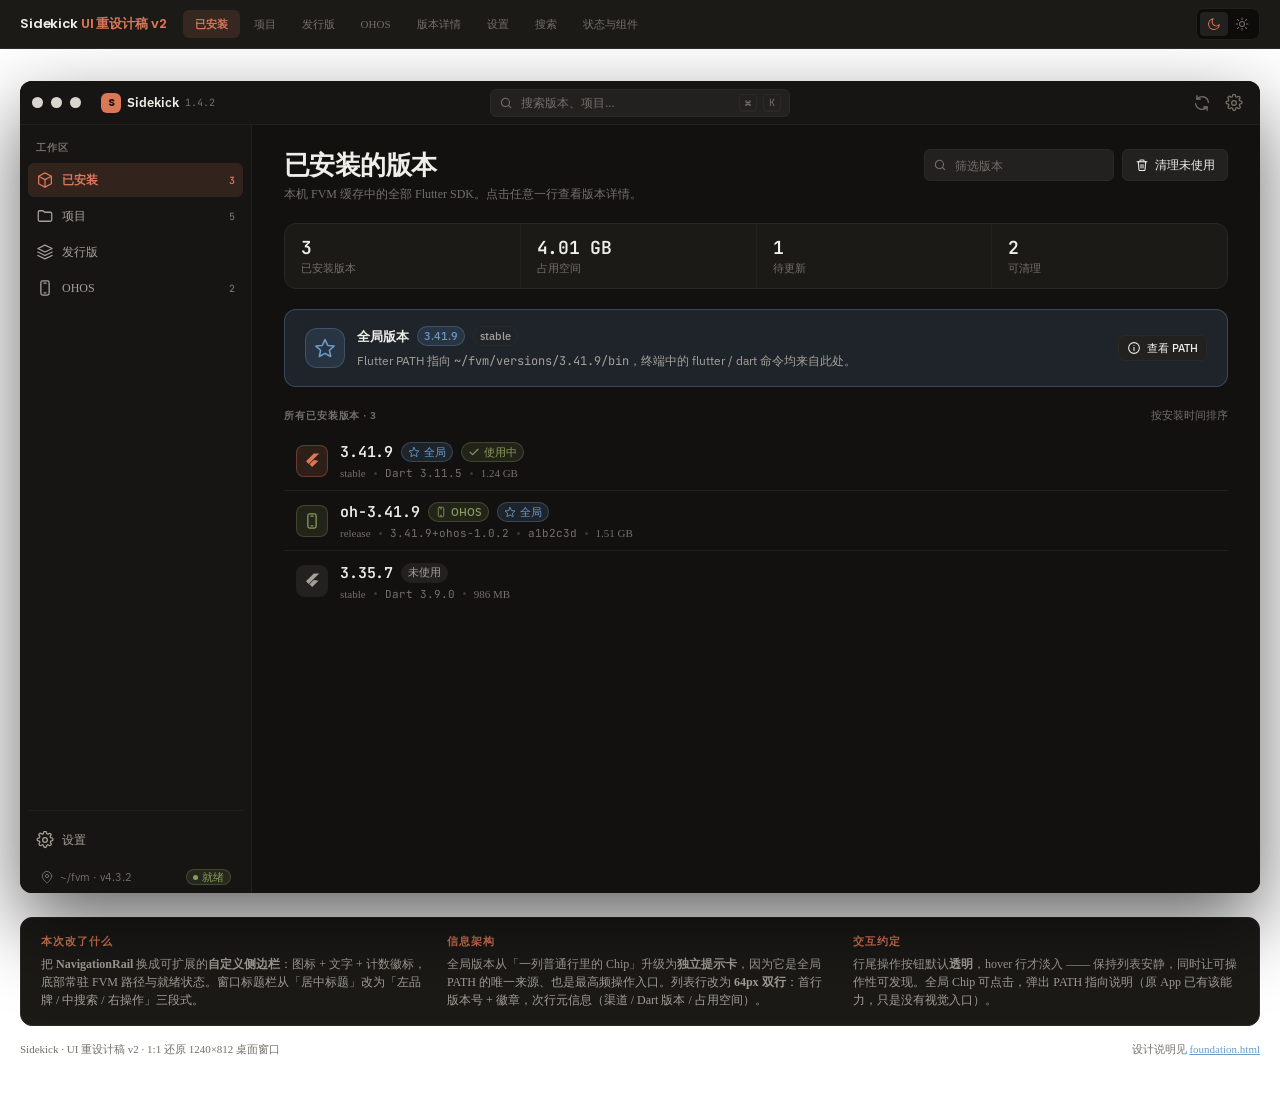
<file: design/index.html>
<!doctype html>
<html lang="zh-CN" data-theme="dark">
  <head>
    <meta charset="utf-8" />
    <meta name="viewport" content="width=device-width, initial-scale=1" />
    <title>Sidekick — UI 重设计稿 v2</title>
    <link rel="preconnect" href="https://fonts.googleapis.com" />
    <link rel="preconnect" href="https://fonts.gstatic.com" crossorigin />
    <link
      href="https://fonts.googleapis.com/css2?family=IBM+Plex+Sans:wght@300;400;500;600;700&family=JetBrains+Mono:wght@400;500;600&family=Poppins:wght@500;600;700&display=swap"
      rel="stylesheet"
    />
    <link rel="stylesheet" href="tokens.css" />
    <style>
      /* 评审工具条（不属于 App 本身） */
      .stage-note {
        max-width: 1240px;
      }
    </style>
  </head>
  <body>
    <!-- ======================= SVG 图标精灵 ======================= -->
    <svg style="display: none" aria-hidden="true">
      <symbol
        id="i-package"
        viewBox="0 0 24 24"
        fill="none"
        stroke="currentColor"
        stroke-width="1.7"
        stroke-linecap="round"
        stroke-linejoin="round"
      >
        <path d="M12 2.5 3.5 7v10L12 21.5 20.5 17V7z" />
        <path d="M3.5 7 12 11.5 20.5 7" />
        <path d="M12 11.5v10" />
      </symbol>
      <symbol
        id="i-folder"
        viewBox="0 0 24 24"
        fill="none"
        stroke="currentColor"
        stroke-width="1.7"
        stroke-linecap="round"
        stroke-linejoin="round"
      >
        <path
          d="M3 7a2 2 0 0 1 2-2h3.6a2 2 0 0 1 1.5.7L11.6 7H19a2 2 0 0 1 2 2v8a2 2 0 0 1-2 2H5a2 2 0 0 1-2-2z"
        />
      </symbol>
      <symbol
        id="i-folder-off"
        viewBox="0 0 24 24"
        fill="none"
        stroke="currentColor"
        stroke-width="1.7"
        stroke-linecap="round"
        stroke-linejoin="round"
      >
        <path
          d="M3 7a2 2 0 0 1 2-2h3.6a2 2 0 0 1 1.5.7L11.6 7H19a2 2 0 0 1 2 2v8a2 2 0 0 1-2 2H5a2 2 0 0 1-2-2z"
        />
        <path d="M3 3l18 18" />
      </symbol>
      <symbol
        id="i-phone"
        viewBox="0 0 24 24"
        fill="none"
        stroke="currentColor"
        stroke-width="1.7"
        stroke-linecap="round"
        stroke-linejoin="round"
      >
        <rect x="6.5" y="2.5" width="11" height="19" rx="2.4" />
        <path d="M10.6 5.6h2.8" />
        <path d="M10.8 18.6h2.4" />
      </symbol>
      <symbol
        id="i-gear"
        viewBox="0 0 24 24"
        fill="none"
        stroke="currentColor"
        stroke-width="1.7"
        stroke-linecap="round"
        stroke-linejoin="round"
      >
        <circle cx="12" cy="12" r="3.1" />
        <path
          d="M19.3 14.2a1.6 1.6 0 0 0 .32 1.76l.06.06a1.95 1.95 0 1 1-2.76 2.76l-.06-.06a1.6 1.6 0 0 0-1.76-.32 1.6 1.6 0 0 0-.97 1.47v.17a1.95 1.95 0 0 1-3.9 0v-.09a1.6 1.6 0 0 0-1.05-1.47 1.6 1.6 0 0 0-1.76.32l-.06.06a1.95 1.95 0 1 1-2.76-2.76l.06-.06a1.6 1.6 0 0 0 .32-1.76 1.6 1.6 0 0 0-1.47-.97h-.17a1.95 1.95 0 1 1 0-3.9h.09a1.6 1.6 0 0 0 1.47-1.05 1.6 1.6 0 0 0-.32-1.76l-.06-.06A1.95 1.95 0 1 1 7.2 3.68l.06.06a1.6 1.6 0 0 0 1.76.32h.08a1.6 1.6 0 0 0 .97-1.47v-.17a1.95 1.95 0 0 1 3.9 0v.09a1.6 1.6 0 0 0 .97 1.47 1.6 1.6 0 0 0 1.76-.32l.06-.06a1.95 1.95 0 1 1 2.76 2.76l-.06.06a1.6 1.6 0 0 0-.32 1.76v.08a1.6 1.6 0 0 0 1.47.97h.17a1.95 1.95 0 0 1 0 3.9h-.09a1.6 1.6 0 0 0-1.47.97z"
        />
      </symbol>
      <symbol
        id="i-search"
        viewBox="0 0 24 24"
        fill="none"
        stroke="currentColor"
        stroke-width="1.8"
        stroke-linecap="round"
        stroke-linejoin="round"
      >
        <circle cx="11" cy="11" r="7" />
        <path d="M20 20l-3.9-3.9" />
      </symbol>
      <symbol
        id="i-refresh"
        viewBox="0 0 24 24"
        fill="none"
        stroke="currentColor"
        stroke-width="1.8"
        stroke-linecap="round"
        stroke-linejoin="round"
      >
        <path d="M20.5 11a8.5 8.5 0 0 0-15-4.3" />
        <path d="M3.5 13a8.5 8.5 0 0 0 15 4.3" />
        <path d="M5.2 2.2v4.5h4.5" />
        <path d="M18.8 21.8v-4.5h-4.5" />
      </symbol>
      <symbol
        id="i-download"
        viewBox="0 0 24 24"
        fill="none"
        stroke="currentColor"
        stroke-width="1.8"
        stroke-linecap="round"
        stroke-linejoin="round"
      >
        <path d="M12 3.5v11" />
        <path d="M7.5 10.5 12 15l4.5-4.5" />
        <path d="M4 19.5h16" />
      </symbol>
      <symbol
        id="i-upload"
        viewBox="0 0 24 24"
        fill="none"
        stroke="currentColor"
        stroke-width="1.8"
        stroke-linecap="round"
        stroke-linejoin="round"
      >
        <path d="M12 20.5v-11" />
        <path d="M7.5 13.5 12 9l4.5 4.5" />
        <path d="M4 4.5h16" />
      </symbol>
      <symbol
        id="i-trash"
        viewBox="0 0 24 24"
        fill="none"
        stroke="currentColor"
        stroke-width="1.8"
        stroke-linecap="round"
        stroke-linejoin="round"
      >
        <path d="M3.5 6.5h17" />
        <path
          d="M8.5 6.5V4.8a1.3 1.3 0 0 1 1.3-1.3h4.4a1.3 1.3 0 0 1 1.3 1.3v1.7"
        />
        <path
          d="M18.3 6.5 17.2 20a1.6 1.6 0 0 1-1.6 1.5H8.4A1.6 1.6 0 0 1 6.8 20L5.7 6.5"
        />
        <path d="M10.3 11v6M13.7 11v6" />
      </symbol>
      <symbol
        id="i-external"
        viewBox="0 0 24 24"
        fill="none"
        stroke="currentColor"
        stroke-width="1.8"
        stroke-linecap="round"
        stroke-linejoin="round"
      >
        <path
          d="M17.5 12.5V19a2 2 0 0 1-2 2H5a2 2 0 0 1-2-2V8.5a2 2 0 0 1 2-2h6.5"
        />
        <path d="M14.5 3.5H20.5V9.5" />
        <path d="M10 14 20.5 3.5" />
      </symbol>
      <symbol
        id="i-terminal"
        viewBox="0 0 24 24"
        fill="none"
        stroke="currentColor"
        stroke-width="1.8"
        stroke-linecap="round"
        stroke-linejoin="round"
      >
        <rect x="2.5" y="4" width="19" height="16" rx="2.4" />
        <path d="M7 9.5 10 12l-3 2.5" />
        <path d="M12.5 15.5H17" />
      </symbol>
      <symbol
        id="i-code"
        viewBox="0 0 24 24"
        fill="none"
        stroke="currentColor"
        stroke-width="1.8"
        stroke-linecap="round"
        stroke-linejoin="round"
      >
        <path d="M16 18.5 21 12l-5-6.5" />
        <path d="M8 5.5 3 12l5 6.5" />
      </symbol>
      <symbol
        id="i-info"
        viewBox="0 0 24 24"
        fill="none"
        stroke="currentColor"
        stroke-width="1.8"
        stroke-linecap="round"
        stroke-linejoin="round"
      >
        <circle cx="12" cy="12" r="9.2" />
        <path d="M12 11v5.2" />
        <path d="M12 7.6h.01" />
      </symbol>
      <symbol
        id="i-check"
        viewBox="0 0 24 24"
        fill="none"
        stroke="currentColor"
        stroke-width="2.2"
        stroke-linecap="round"
        stroke-linejoin="round"
      >
        <path d="M20 6.5 9.2 17.3 4 12.1" />
      </symbol>
      <symbol
        id="i-check-circle"
        viewBox="0 0 24 24"
        fill="none"
        stroke="currentColor"
        stroke-width="1.8"
        stroke-linecap="round"
        stroke-linejoin="round"
      >
        <circle cx="12" cy="12" r="9.2" />
        <path d="M8 12.2l2.8 2.8L16 9.8" />
      </symbol>
      <symbol
        id="i-chev-right"
        viewBox="0 0 24 24"
        fill="none"
        stroke="currentColor"
        stroke-width="1.8"
        stroke-linecap="round"
        stroke-linejoin="round"
      >
        <path d="M9 5l7 7-7 7" />
      </symbol>
      <symbol
        id="i-chev-down"
        viewBox="0 0 24 24"
        fill="none"
        stroke="currentColor"
        stroke-width="1.8"
        stroke-linecap="round"
        stroke-linejoin="round"
      >
        <path d="M5 9l7 7 7-7" />
      </symbol>
      <symbol
        id="i-x"
        viewBox="0 0 24 24"
        fill="none"
        stroke="currentColor"
        stroke-width="1.9"
        stroke-linecap="round"
        stroke-linejoin="round"
      >
        <path d="M18 6 6 18M6 6l12 12" />
      </symbol>
      <symbol
        id="i-sun"
        viewBox="0 0 24 24"
        fill="none"
        stroke="currentColor"
        stroke-width="1.8"
        stroke-linecap="round"
        stroke-linejoin="round"
      >
        <circle cx="12" cy="12" r="4.2" />
        <path
          d="M12 1.8v2.4M12 19.8v2.4M4.2 4.2l1.7 1.7M18.1 18.1l1.7 1.7M1.8 12h2.4M19.8 12h2.4M4.2 19.8l1.7-1.7M18.1 5.9l1.7-1.7"
        />
      </symbol>
      <symbol
        id="i-moon"
        viewBox="0 0 24 24"
        fill="none"
        stroke="currentColor"
        stroke-width="1.8"
        stroke-linecap="round"
        stroke-linejoin="round"
      >
        <path d="M21 13.2A9.2 9.2 0 1 1 10.8 3a7.2 7.2 0 0 0 10.2 10.2z" />
      </symbol>
      <symbol id="i-more" viewBox="0 0 24 24" fill="currentColor" stroke="none">
        <circle cx="5" cy="12" r="1.7" />
        <circle cx="12" cy="12" r="1.7" />
        <circle cx="19" cy="12" r="1.7" />
      </symbol>
      <symbol
        id="i-copy"
        viewBox="0 0 24 24"
        fill="none"
        stroke="currentColor"
        stroke-width="1.7"
        stroke-linecap="round"
        stroke-linejoin="round"
      >
        <rect x="8.5" y="8.5" width="12" height="12" rx="2.2" />
        <path
          d="M15.5 8.5v-2a2 2 0 0 0-2-2h-7a2 2 0 0 0-2 2v7a2 2 0 0 0 2 2h2"
        />
      </symbol>
      <symbol
        id="i-alert"
        viewBox="0 0 24 24"
        fill="none"
        stroke="currentColor"
        stroke-width="1.8"
        stroke-linecap="round"
        stroke-linejoin="round"
      >
        <path
          d="M10.3 3.9 2 18a2 2 0 0 0 1.7 3h16.6a2 2 0 0 0 1.7-3L13.7 3.9a2 2 0 0 0-3.4 0z"
        />
        <path d="M12 9.4v4.2" />
        <path d="M12 17.4h.01" />
      </symbol>
      <symbol
        id="i-git-branch"
        viewBox="0 0 24 24"
        fill="none"
        stroke="currentColor"
        stroke-width="1.8"
        stroke-linecap="round"
        stroke-linejoin="round"
      >
        <circle cx="6" cy="5" r="2.4" />
        <circle cx="6" cy="19" r="2.4" />
        <circle cx="18" cy="9" r="2.4" />
        <path d="M6 7.4v9.2" />
        <path d="M15.6 9H12a4 4 0 0 0-4 4v1.6" />
      </symbol>
      <symbol
        id="i-link"
        viewBox="0 0 24 24"
        fill="none"
        stroke="currentColor"
        stroke-width="1.8"
        stroke-linecap="round"
        stroke-linejoin="round"
      >
        <path
          d="M10.2 13.8a4.4 4.4 0 0 0 6.6.5l2.6-2.6a4.4 4.4 0 0 0-6.2-6.2l-1.5 1.5"
        />
        <path
          d="M13.8 10.2a4.4 4.4 0 0 0-6.6-.5l-2.6 2.6a4.4 4.4 0 0 0 6.2 6.2l1.5-1.5"
        />
      </symbol>
      <symbol
        id="i-filter"
        viewBox="0 0 24 24"
        fill="none"
        stroke="currentColor"
        stroke-width="1.8"
        stroke-linecap="round"
        stroke-linejoin="round"
      >
        <path d="M3.5 6h17M7 12h10M11 18h2" />
      </symbol>
      <symbol
        id="i-globe"
        viewBox="0 0 24 24"
        fill="none"
        stroke="currentColor"
        stroke-width="1.8"
        stroke-linecap="round"
        stroke-linejoin="round"
      >
        <circle cx="12" cy="12" r="9.2" />
        <path d="M2.8 12h18.4" />
        <path
          d="M12 2.8a14 14 0 0 1 3.9 9.2 14 14 0 0 1-3.9 9.2 14 14 0 0 1-3.9-9.2A14 14 0 0 1 12 2.8z"
        />
      </symbol>
      <symbol
        id="i-star"
        viewBox="0 0 24 24"
        fill="none"
        stroke="currentColor"
        stroke-width="1.7"
        stroke-linecap="round"
        stroke-linejoin="round"
      >
        <path
          d="M12 2.8 15 9.2l6.9.7-5.1 4.6 1.4 6.8L12 17.9 5.8 21.3l1.4-6.8L2.1 9.9 9 9.2z"
        />
      </symbol>
      <symbol
        id="i-clock"
        viewBox="0 0 24 24"
        fill="none"
        stroke="currentColor"
        stroke-width="1.8"
        stroke-linecap="round"
        stroke-linejoin="round"
      >
        <circle cx="12" cy="12" r="9.2" />
        <path d="M12 6.6V12l3.6 2.1" />
      </symbol>
      <symbol
        id="i-cube"
        viewBox="0 0 24 24"
        fill="none"
        stroke="currentColor"
        stroke-width="1.7"
        stroke-linecap="round"
        stroke-linejoin="round"
      >
        <path d="M12 2.6 21 7.4v9.2L12 21.4 3 16.6V7.4z" />
        <path d="M3 7.4 12 12.2l9-4.8" />
        <path d="M12 12.2v9.2" />
      </symbol>
      <symbol
        id="i-arrow-up"
        viewBox="0 0 24 24"
        fill="none"
        stroke="currentColor"
        stroke-width="1.9"
        stroke-linecap="round"
        stroke-linejoin="round"
      >
        <path d="M12 19.5V5" />
        <path d="M5.5 11.5 12 5l6.5 6.5" />
      </symbol>
      <symbol
        id="i-arrow-down"
        viewBox="0 0 24 24"
        fill="none"
        stroke="currentColor"
        stroke-width="1.9"
        stroke-linecap="round"
        stroke-linejoin="round"
      >
        <path d="M12 4.5V19" />
        <path d="M5.5 12.5 12 19l6.5-6.5" />
      </symbol>
      <symbol
        id="i-hash"
        viewBox="0 0 24 24"
        fill="none"
        stroke="currentColor"
        stroke-width="1.8"
        stroke-linecap="round"
        stroke-linejoin="round"
      >
        <path d="M4.5 9h15M4.5 15h15M10 3.5 8 20.5M16 3.5l-2 17" />
      </symbol>
      <symbol
        id="i-layers"
        viewBox="0 0 24 24"
        fill="none"
        stroke="currentColor"
        stroke-width="1.7"
        stroke-linecap="round"
        stroke-linejoin="round"
      >
        <path d="M12 2.8 21.5 7.4 12 12 2.5 7.4z" />
        <path d="M2.5 12 12 16.6 21.5 12" />
        <path d="M2.5 16.6 12 21.2 21.5 16.6" />
      </symbol>
      <symbol
        id="i-tune"
        viewBox="0 0 24 24"
        fill="none"
        stroke="currentColor"
        stroke-width="1.8"
        stroke-linecap="round"
        stroke-linejoin="round"
      >
        <path d="M4 7h10M18 7h2M4 17h4M12 17h8" />
        <circle cx="16" cy="7" r="2.2" />
        <circle cx="10" cy="17" r="2.2" />
      </symbol>
      <symbol
        id="i-plus"
        viewBox="0 0 24 24"
        fill="none"
        stroke="currentColor"
        stroke-width="1.9"
        stroke-linecap="round"
        stroke-linejoin="round"
      >
        <path d="M12 5v14M5 12h14" />
      </symbol>
      <symbol
        id="i-zap"
        viewBox="0 0 24 24"
        fill="none"
        stroke="currentColor"
        stroke-width="1.7"
        stroke-linecap="round"
        stroke-linejoin="round"
      >
        <path d="M13.5 2.5 4 14h7l-.5 7.5L20 10h-7z" />
      </symbol>
      <symbol
        id="i-image"
        viewBox="0 0 24 24"
        fill="none"
        stroke="currentColor"
        stroke-width="1.7"
        stroke-linecap="round"
        stroke-linejoin="round"
      >
        <rect x="3" y="4.5" width="18" height="15" rx="2.4" />
        <circle cx="8.6" cy="10" r="1.6" />
        <path d="M3.5 17.5 9 12.4l4 3.6 3-2.4 4.5 4" />
      </symbol>
      <symbol
        id="i-file"
        viewBox="0 0 24 24"
        fill="none"
        stroke="currentColor"
        stroke-width="1.7"
        stroke-linecap="round"
        stroke-linejoin="round"
      >
        <path
          d="M13.5 2.8H7a2 2 0 0 0-2 2v14.4a2 2 0 0 0 2 2h10a2 2 0 0 0 2-2V8.3z"
        />
        <path d="M13.5 2.8v5.5H19" />
        <path d="M8.5 13h7M8.5 16.5h5" />
      </symbol>
      <symbol
        id="i-play"
        viewBox="0 0 24 24"
        fill="none"
        stroke="currentColor"
        stroke-width="1.7"
        stroke-linecap="round"
        stroke-linejoin="round"
      >
        <circle cx="12" cy="12" r="9.2" />
        <path d="M10 8.4 16 12l-6 3.6z" />
      </symbol>
      <symbol
        id="i-loc"
        viewBox="0 0 24 24"
        fill="none"
        stroke="currentColor"
        stroke-width="1.7"
        stroke-linecap="round"
        stroke-linejoin="round"
      >
        <path d="M20 10.5c0 5.4-8 12-8 12s-8-6.6-8-12a8 8 0 0 1 16 0z" />
        <circle cx="12" cy="10.3" r="2.8" />
      </symbol>
      <symbol
        id="i-flutter"
        viewBox="0 0 24 24"
        fill="currentColor"
        stroke="none"
      >
        <path
          d="M14.4 2 4 12.4l3.6 3.6L21.6 2zM14.4 10.6 8.6 16.4l3.6 3.6 8.4-8.4z"
        />
      </symbol>
    </svg>

    <!-- ======================= 评审工具条 ======================= -->
    <header class="review-bar">
      <div class="review-brand">Sidekick <em>UI 重设计稿 v2</em></div>
      <nav class="review-tabs" id="reviewTabs">
        <button class="review-tab active" data-page="installed">已安装</button>
        <button class="review-tab" data-page="projects">项目</button>
        <button class="review-tab" data-page="releases">发行版</button>
        <button class="review-tab" data-page="ohos">OHOS</button>
        <button class="review-tab" data-page="detail">版本详情</button>
        <button class="review-tab" data-page="settings">设置</button>
        <button class="review-tab" data-page="search">搜索</button>
        <button class="review-tab" data-page="states">状态与组件</button>
      </nav>
      <div class="theme-toggle" role="group" aria-label="主题切换">
        <button id="btnDark" aria-pressed="true" title="深色">
          <span class="ic ic-14"
            ><svg><use href="#i-moon" /></svg
          ></span>
        </button>
        <button id="btnLight" aria-pressed="false" title="浅色">
          <span class="ic ic-14"
            ><svg><use href="#i-sun" /></svg
          ></span>
        </button>
      </div>
    </header>

    <main class="stage">
      <!-- ======================= 应用窗口 ======================= -->
      <div class="win" id="win">
        <!-- 标题栏 -->
        <div class="titlebar">
          <div class="traffic"><i></i><i></i><i></i></div>
          <div class="row gap-2" style="margin-left: 8px">
            <span
              class="brand-mark"
              style="
                width: 20px;
                height: 20px;
                border-radius: 6px;
                font-size: 11px;
              "
              >S</span
            >
            <span class="t-h3">Sidekick</span>
            <span class="t-cap mono" style="font-size: 10px">1.4.2</span>
          </div>
          <div
            class="field"
            style="
              position: absolute;
              left: 50%;
              transform: translateX(-50%);
              width: 300px;
              height: 28px;
              background: var(--bg-raised);
            "
          >
            <span class="ic ic-14"
              ><svg><use href="#i-search" /></svg
            ></span>
            <input placeholder="搜索版本、项目…" />
            <span class="kbd">⌘</span><span class="kbd">K</span>
          </div>
          <div class="titlebar-actions">
            <button class="icon-btn" title="检查更新">
              <span class="ic ic-18"
                ><svg><use href="#i-refresh" /></svg
              ></span>
            </button>
            <button class="icon-btn" title="设置">
              <span class="ic ic-18"
                ><svg><use href="#i-gear" /></svg
              ></span>
            </button>
          </div>
        </div>

        <div class="win-body">
          <!-- 侧边栏 -->
          <aside class="sidebar">
            <div class="nav-group">
              <div class="nav-label">工作区</div>
              <div class="nav-item" data-nav="installed">
                <span class="ic ic-18"
                  ><svg><use href="#i-package" /></svg></span
                >已安装<span class="nav-count">3</span>
              </div>
              <div class="nav-item" data-nav="projects">
                <span class="ic ic-18"
                  ><svg><use href="#i-folder" /></svg></span
                >项目<span class="nav-count">5</span>
              </div>
              <div class="nav-item" data-nav="releases">
                <span class="ic ic-18"
                  ><svg><use href="#i-layers" /></svg></span
                >发行版
              </div>
              <div class="nav-item" data-nav="ohos">
                <span class="ic ic-18"
                  ><svg><use href="#i-phone" /></svg></span
                >OHOS<span class="nav-count">2</span>
              </div>
            </div>
            <div class="sidebar-foot">
              <div class="nav-item" data-nav="settings">
                <span class="ic ic-18"
                  ><svg><use href="#i-gear" /></svg></span
                >设置
              </div>
              <div class="row gap-2 mt-4" style="padding: 0 12px">
                <span class="ic ic-14 ic-3"
                  ><svg><use href="#i-loc" /></svg
                ></span>
                <span class="t-cap truncate">~/fvm · v4.3.2</span>
                <span
                  class="chip chip-ok chip-dot"
                  style="height: 16px; padding: 0 6px; margin-left: auto"
                  >就绪</span
                >
              </div>
            </div>
          </aside>

          <!-- 内容区 -->
          <section class="content">
            <!-- ==================== 已安装 ==================== -->
            <div class="page" id="page-installed">
              <div class="page-inner">
                <div class="page-head">
                  <div class="page-title-wrap">
                    <h1 class="t-display">已安装的版本</h1>
                    <p class="page-desc">
                      本机 FVM 缓存中的全部 Flutter
                      SDK。点击任意一行查看版本详情。
                    </p>
                  </div>
                  <div class="page-actions">
                    <div class="field" style="width: 190px">
                      <span class="ic ic-14"
                        ><svg><use href="#i-search" /></svg></span
                      ><input placeholder="筛选版本" />
                    </div>
                    <button class="btn btn-secondary">
                      <span class="ic ic-14"
                        ><svg><use href="#i-trash" /></svg></span
                      >清理未使用
                    </button>
                  </div>
                </div>

                <div class="stat-strip mb-6">
                  <div class="stat">
                    <span class="stat-val">3</span
                    ><span class="stat-key">已安装版本</span>
                  </div>
                  <div class="stat">
                    <span class="stat-val">4.01 GB</span
                    ><span class="stat-key">占用空间</span>
                  </div>
                  <div class="stat">
                    <span class="stat-val">1</span
                    ><span class="stat-key">待更新</span>
                  </div>
                  <div class="stat">
                    <span class="stat-val">2</span
                    ><span class="stat-key">可清理</span>
                  </div>
                </div>

                <div
                  class="row gap-4 mb-6"
                  style="
                    padding: 16px 20px;
                    border-radius: 12px;
                    background: var(--info-soft);
                    border: 1px solid var(--info-line);
                  "
                >
                  <span class="tile tile-40 tile-info"
                    ><svg class="ic ic-22"><use href="#i-star" /></svg
                  ></span>
                  <div class="grow">
                    <div class="row gap-3">
                      <span class="t-h3">全局版本</span>
                      <span class="chip chip-info mono">3.41.9</span>
                      <span class="chip chip-outline">stable</span>
                    </div>
                    <div class="t-sm mt-2">
                      Flutter PATH 指向
                      <span class="mono">~/fvm/versions/3.41.9/bin</span
                      >，终端中的 flutter / dart 命令均来自此处。
                    </div>
                  </div>
                  <button class="btn btn-secondary btn-sm shrink0">
                    <span class="ic ic-14"
                      ><svg><use href="#i-info" /></svg></span
                    >查看 PATH
                  </button>
                </div>

                <div class="row between baseline mb-3">
                  <span class="t-over">所有已安装版本 · 3</span>
                  <span class="t-cap">按安装时间排序</span>
                </div>

                <div class="panel panel-flush">
                  <div class="list">
                    <div class="list-item">
                      <span class="tile tile-accent"
                        ><svg class="ic ic-18"><use href="#i-flutter" /></svg
                      ></span>
                      <div class="li-main">
                        <div class="li-title">
                          <span class="t-mono-lg">3.41.9</span>
                          <span class="chip chip-info chip-btn"
                            ><span class="ic"
                              ><svg><use href="#i-star" /></svg></span
                            >全局</span
                          >
                          <span class="chip chip-ok"
                            ><span class="ic"
                              ><svg><use href="#i-check" /></svg></span
                            >使用中</span
                          >
                        </div>
                        <div class="li-meta">
                          <span>stable</span><span class="sep"></span
                          ><span class="mono">Dart 3.11.5</span
                          ><span class="sep"></span><span>1.24 GB</span>
                        </div>
                      </div>
                      <div class="li-actions">
                        <button class="icon-btn" title="更新">
                          <svg class="ic ic-18"><use href="#i-refresh" /></svg>
                        </button>
                        <button class="icon-btn" title="更多操作">
                          <svg class="ic ic-18"><use href="#i-more" /></svg>
                        </button>
                      </div>
                    </div>

                    <div class="list-item">
                      <span class="tile tile-ok"
                        ><svg class="ic ic-18"><use href="#i-phone" /></svg
                      ></span>
                      <div class="li-main">
                        <div class="li-title">
                          <span class="t-mono-lg">oh-3.41.9</span>
                          <span class="chip chip-ok"
                            ><span class="ic"
                              ><svg><use href="#i-phone" /></svg></span
                            >OHOS</span
                          >
                          <span class="chip chip-info chip-btn"
                            ><span class="ic"
                              ><svg><use href="#i-star" /></svg></span
                            >全局</span
                          >
                        </div>
                        <div class="li-meta">
                          <span>release</span><span class="sep"></span
                          ><span class="mono">3.41.9+ohos-1.0.2</span
                          ><span class="sep"></span
                          ><span class="mono">a1b2c3d</span
                          ><span class="sep"></span><span>1.51 GB</span>
                        </div>
                      </div>
                      <div class="li-actions">
                        <button class="icon-btn" title="更新到分支最新提交">
                          <svg class="ic ic-18"><use href="#i-refresh" /></svg>
                        </button>
                        <button class="icon-btn" title="更多操作">
                          <svg class="ic ic-18"><use href="#i-more" /></svg>
                        </button>
                      </div>
                    </div>

                    <div class="list-item">
                      <span class="tile"
                        ><svg class="ic ic-18"><use href="#i-flutter" /></svg
                      ></span>
                      <div class="li-main">
                        <div class="li-title">
                          <span class="t-mono-lg">3.35.7</span>
                          <span class="chip">未使用</span>
                        </div>
                        <div class="li-meta">
                          <span>stable</span><span class="sep"></span
                          ><span class="mono">Dart 3.9.0</span
                          ><span class="sep"></span><span>986 MB</span>
                        </div>
                      </div>
                      <div class="li-actions">
                        <button class="icon-btn" title="删除">
                          <svg class="ic ic-18"><use href="#i-trash" /></svg>
                        </button>
                        <button class="icon-btn" title="更多操作">
                          <svg class="ic ic-18"><use href="#i-more" /></svg>
                        </button>
                      </div>
                    </div>
                  </div>
                </div>
              </div>
            </div>

            <!-- ==================== 项目 ==================== -->
            <div class="page" id="page-projects">
              <div class="page-inner">
                <div class="page-head">
                  <div class="page-title-wrap">
                    <h1 class="t-display">项目</h1>
                    <p class="page-desc">
                      5 个项目，其中 3 个已钉定 Flutter 版本。钉定后可在终端用
                      <span class="mono">fvm use &lt;项目名&gt;</span> 切换。
                    </p>
                  </div>
                  <div class="page-actions">
                    <span class="t-sm shrink0">只显示已钉版本</span>
                    <span class="switch"></span>
                    <button class="icon-btn" title="刷新项目">
                      <svg class="ic ic-18"><use href="#i-refresh" /></svg>
                    </button>
                    <button class="btn btn-primary">
                      <span class="ic ic-14"
                        ><svg><use href="#i-plus" /></svg></span
                      >添加项目
                    </button>
                  </div>
                </div>

                <div class="grid grid-2">
                  <div class="proj-card">
                    <div class="proj-head">
                      <span class="tile tile-40 tile-accent"
                        ><svg class="ic ic-22"><use href="#i-flutter" /></svg
                      ></span>
                      <div class="grow">
                        <div class="row gap-3">
                          <span class="t-h2">my_app</span
                          ><span class="chip chip-ok"
                            ><span class="ic"
                              ><svg><use href="#i-phone" /></svg></span
                            >OHOS</span
                          >
                        </div>
                        <div class="t-cap">Flutter 应用</div>
                      </div>
                      <button class="icon-btn">
                        <svg class="ic ic-18"><use href="#i-more" /></svg>
                      </button>
                    </div>
                    <p class="proj-desc">
                      一个跨端示例项目，演示了鸿蒙端与 Android 端共用同一套 Dart
                      业务逻辑。
                    </p>
                    <div class="proj-path">
                      <span class="ic ic-14 ic-3"
                        ><svg><use href="#i-loc" /></svg></span
                      >~/dev/my_app
                    </div>
                    <div class="proj-foot">
                      <button class="icon-btn" title="管理项目">
                        <svg class="ic ic-18"><use href="#i-tune" /></svg>
                      </button>
                      <button class="icon-btn" title="打开 Terminal Playground">
                        <svg class="ic ic-18"><use href="#i-terminal" /></svg>
                      </button>
                      <button class="icon-btn" title="在 VS Code 中打开">
                        <svg class="ic ic-18"><use href="#i-code" /></svg>
                      </button>
                      <span class="proj-version"
                        ><span class="ic ic-14 ic-ok"
                          ><svg><use href="#i-phone" /></svg></span
                        >oh-3.41.9<span class="ic ic-14 ic-3"
                          ><svg><use href="#i-chev-down" /></svg></span
                      ></span>
                    </div>
                  </div>

                  <div class="proj-card">
                    <div class="proj-head">
                      <span class="tile tile-40 tile-info"
                        ><svg class="ic ic-22"><use href="#i-flutter" /></svg
                      ></span>
                      <div class="grow">
                        <div class="row gap-3">
                          <span class="t-h2">sidekick</span>
                        </div>
                        <div class="t-cap">Flutter 桌面应用</div>
                      </div>
                      <button class="icon-btn">
                        <svg class="ic ic-18"><use href="#i-more" /></svg>
                      </button>
                    </div>
                    <p class="proj-desc">
                      Sidekick 自身的源码仓库，用于复现与调试版本管理功能。
                    </p>
                    <div class="proj-path">
                      <span class="ic ic-14 ic-3"
                        ><svg><use href="#i-loc" /></svg></span
                      >~/Documents/AIGC/sidekick
                    </div>
                    <div class="proj-foot">
                      <button class="icon-btn" title="管理项目">
                        <svg class="ic ic-18"><use href="#i-tune" /></svg>
                      </button>
                      <button class="icon-btn" title="打开 Terminal Playground">
                        <svg class="ic ic-18"><use href="#i-terminal" /></svg>
                      </button>
                      <button class="icon-btn" title="在 Android Studio 中打开">
                        <svg class="ic ic-18"><use href="#i-code" /></svg>
                      </button>
                      <span class="proj-version"
                        >3.41.9<span class="ic ic-14 ic-3"
                          ><svg><use href="#i-chev-down" /></svg></span
                      ></span>
                    </div>
                  </div>

                  <div class="proj-card">
                    <div class="proj-head">
                      <span class="tile tile-40"
                        ><svg class="ic ic-22"><use href="#i-flutter" /></svg
                      ></span>
                      <div class="grow">
                        <div class="row gap-3">
                          <span class="t-h2">ohos_demo</span
                          ><span class="chip chip-ok"
                            ><span class="ic"
                              ><svg><use href="#i-phone" /></svg></span
                            >OHOS</span
                          >
                        </div>
                        <div class="t-cap">鸿蒙原生示例</div>
                      </div>
                      <button class="icon-btn">
                        <svg class="ic ic-18"><use href="#i-more" /></svg>
                      </button>
                    </div>
                    <p class="proj-desc">
                      鸿蒙 DevEco Studio 工程，含 ArkTS 与 Flutter
                      混合渲染的示例页面。
                    </p>
                    <div class="proj-path">
                      <span class="ic ic-14 ic-3"
                        ><svg><use href="#i-loc" /></svg></span
                      >~/dev/ohos_demo
                    </div>
                    <div class="proj-foot">
                      <button class="icon-btn" title="管理项目">
                        <svg class="ic ic-18"><use href="#i-tune" /></svg>
                      </button>
                      <button class="icon-btn" title="打开 Terminal Playground">
                        <svg class="ic ic-18"><use href="#i-terminal" /></svg>
                      </button>
                      <span class="proj-version"
                        >oh-3.41.9<span class="ic ic-14 ic-3"
                          ><svg><use href="#i-chev-down" /></svg></span
                      ></span>
                    </div>
                  </div>

                  <div
                    class="proj-card"
                    style="border-color: var(--danger-line)"
                  >
                    <div class="proj-head">
                      <span
                        class="tile tile-40"
                        style="
                          background: var(--danger-soft);
                          border-color: var(--danger-line);
                          color: var(--danger);
                        "
                        ><svg class="ic ic-22"><use href="#i-folder-off" /></svg
                      ></span>
                      <div class="grow">
                        <div class="row gap-3">
                          <span class="t-h2">legacy_app</span>
                        </div>
                        <div class="t-cap c-danger">未找到项目文件夹</div>
                      </div>
                      <button class="icon-btn danger" title="从列表移除">
                        <svg class="ic ic-18"><use href="#i-trash" /></svg>
                      </button>
                    </div>
                    <p class="proj-desc c-danger">
                      目录已被移动或删除，pubspec.yaml
                      无法读取。移除前请确认项目已备份。
                    </p>
                    <div class="proj-path">
                      <span class="ic ic-14 ic-3"
                        ><svg><use href="#i-loc" /></svg></span
                      >~/dev/legacy_app
                    </div>
                    <div class="proj-foot">
                      <span class="t-cap">最后扫描：2 天前</span>
                    </div>
                  </div>
                </div>
              </div>
            </div>

            <!-- ==================== 发行版 ==================== -->
            <div class="page" id="page-releases">
              <div class="page-inner">
                <div class="page-head">
                  <div class="page-title-wrap">
                    <h1 class="t-display">发行版</h1>
                    <p class="page-desc">
                      来自 Flutter 官方仓库的发行版本与渠道，以及全部历史版本。
                    </p>
                  </div>
                  <div class="page-actions">
                    <button class="icon-btn" title="刷新">
                      <svg class="ic ic-18"><use href="#i-refresh" /></svg>
                    </button>
                  </div>
                </div>

                <div class="note-bar mb-6">
                  <span class="ic ic-20"
                    ><svg><use href="#i-cube" /></svg
                  ></span>
                  <div class="grow">
                    <div class="t-h3">Master</div>
                    <div class="t-sm">
                      当前代码树的顶端，最新的版本。通常是功能性的，但有时会被砍掉。
                    </div>
                  </div>
                  <button class="btn btn-secondary btn-sm shrink0">安装</button>
                </div>

                <div class="grid grid-3 mb-7">
                  <div class="chan-card">
                    <div class="chan-head">
                      <span class="ic ic-18 ic-info"
                        ><svg><use href="#i-check-circle" /></svg></span
                      ><span class="t-h2">Stable</span>
                    </div>
                    <p class="chan-desc">
                      我们推荐你使用这个渠道来发布所有的生产应用。大约每季度一次，一个已经稳定到
                      beta 版的分支会成为下一个 stable。
                    </p>
                    <div class="chan-foot">
                      <span class="t-mono">3.41.9</span
                      ><button class="btn btn-secondary btn-sm">安装</button>
                    </div>
                  </div>
                  <div class="chan-card">
                    <div class="chan-head">
                      <span class="ic ic-18 c-warn"
                        ><svg><use href="#i-zap" /></svg></span
                      ><span class="t-h2">Beta</span>
                    </div>
                    <p class="chan-desc">
                      在月初，通常是第一个星期一，从 master 创建的新的 beta
                      分支。包含一个 Dart、引擎和框架的分支。
                    </p>
                    <div class="chan-foot">
                      <span class="t-mono">3.42.0-beta.4</span
                      ><button class="btn btn-secondary btn-sm">安装</button>
                    </div>
                  </div>
                  <div class="chan-card">
                    <div class="chan-head">
                      <span class="ic ic-18 c-accent"
                        ><svg><use href="#i-cube" /></svg></span
                      ><span class="t-h2">Master</span>
                    </div>
                    <p class="chan-desc">
                      当前代码树的顶端，最新的版本。通常是功能性的，但有时会被砍掉。
                    </p>
                    <div class="chan-foot">
                      <span class="t-mono">3.43.0-1.2.pre</span
                      ><button class="btn btn-secondary btn-sm">安装</button>
                    </div>
                  </div>
                </div>

                <div class="filter-bar mb-4">
                  <div class="row gap-3">
                    <span class="t-h2">版本库</span>
                    <span class="chip">685</span>
                  </div>
                  <div class="row gap-3">
                    <div class="segmented">
                      <button aria-pressed="true">所有</button>
                      <button aria-pressed="false">稳定</button>
                      <button aria-pressed="false">Beta</button>
                      <button aria-pressed="false">开发</button>
                    </div>
                    <div class="field" style="width: 170px; height: 28px">
                      <span class="ic ic-14"
                        ><svg><use href="#i-search" /></svg></span
                      ><input placeholder="版本号" />
                    </div>
                  </div>
                </div>

                <div class="panel panel-flush">
                  <div class="list">
                    <div class="list-item compact">
                      <span
                        class="tile"
                        style="
                          width: 26px;
                          height: 26px;
                          border-radius: var(--r-sm);
                        "
                        ><svg class="ic ic-14"><use href="#i-flutter" /></svg
                      ></span>
                      <div class="li-main">
                        <div class="li-title">
                          <span class="t-mono">3.41.9</span
                          ><span class="chip chip-outline">stable</span>
                        </div>
                      </div>
                      <span class="t-cap mono shrink0" style="font-size: 11px"
                        >2025-10-14</span
                      >
                      <button class="btn btn-secondary btn-sm shrink0">
                        安装
                      </button>
                    </div>
                    <div class="list-item compact">
                      <span
                        class="tile"
                        style="
                          width: 26px;
                          height: 26px;
                          border-radius: var(--r-sm);
                        "
                        ><svg class="ic ic-14"><use href="#i-flutter" /></svg
                      ></span>
                      <div class="li-main">
                        <div class="li-title">
                          <span class="t-mono">3.41.8</span
                          ><span class="chip chip-outline">stable</span>
                        </div>
                      </div>
                      <span class="t-cap mono shrink0" style="font-size: 11px"
                        >2025-10-07</span
                      >
                      <button class="btn btn-secondary btn-sm shrink0">
                        安装
                      </button>
                    </div>
                    <div class="list-item compact">
                      <span
                        class="tile"
                        style="
                          width: 26px;
                          height: 26px;
                          border-radius: var(--r-sm);
                        "
                        ><svg class="ic ic-14"><use href="#i-flutter" /></svg
                      ></span>
                      <div class="li-main">
                        <div class="li-title">
                          <span class="t-mono">3.42.0-beta.4</span
                          ><span class="chip chip-warn">beta</span>
                        </div>
                      </div>
                      <span class="t-cap mono shrink0" style="font-size: 11px"
                        >2025-10-11</span
                      >
                      <button class="btn btn-secondary btn-sm shrink0">
                        安装
                      </button>
                    </div>
                    <div class="list-item compact">
                      <span
                        class="tile"
                        style="
                          width: 26px;
                          height: 26px;
                          border-radius: var(--r-sm);
                        "
                        ><svg class="ic ic-14"><use href="#i-flutter" /></svg
                      ></span>
                      <div class="li-main">
                        <div class="li-title">
                          <span class="t-mono">3.35.7</span
                          ><span class="chip chip-outline">stable</span>
                        </div>
                      </div>
                      <span class="t-cap mono shrink0" style="font-size: 11px"
                        >2025-08-19</span
                      >
                      <button class="btn btn-secondary btn-sm shrink0">
                        安装
                      </button>
                    </div>
                    <div class="list-item compact">
                      <span
                        class="tile"
                        style="
                          width: 26px;
                          height: 26px;
                          border-radius: var(--r-sm);
                        "
                        ><svg class="ic ic-14"><use href="#i-flutter" /></svg
                      ></span>
                      <div class="li-main">
                        <div class="li-title">
                          <span class="t-mono">3.43.0-1.2.pre</span
                          ><span class="chip chip-accent">master</span>
                        </div>
                      </div>
                      <span class="t-cap mono shrink0" style="font-size: 11px"
                        >2025-10-19</span
                      >
                      <button class="btn btn-secondary btn-sm shrink0">
                        安装
                      </button>
                    </div>
                  </div>
                </div>
              </div>
            </div>

            <!-- ==================== OHOS ==================== -->
            <div class="page" id="page-ohos">
              <div class="page-inner">
                <div class="page-head">
                  <div class="page-title-wrap">
                    <h1 class="t-display">OHOS Flutter 版本</h1>
                    <p class="page-desc">
                      浏览并管理 OpenHarmony Flutter
                      fork（CPF-Flutter）版本。安装对应 oh-* release / dev
                      分支；更新即快进到分支最新提交。
                    </p>
                  </div>
                  <div class="page-actions">
                    <button class="btn btn-secondary">
                      <span class="ic ic-14"
                        ><svg><use href="#i-external" /></svg></span
                      >打开仓库
                    </button>
                    <button class="icon-btn" title="刷新分支">
                      <svg class="ic ic-18"><use href="#i-refresh" /></svg>
                    </button>
                  </div>
                </div>

                <div class="ohos-hero mb-6">
                  <span
                    class="tile tile-ok"
                    style="
                      width: 44px;
                      height: 44px;
                      border-radius: var(--r-lg);
                    "
                    ><svg class="ic ic-22"><use href="#i-phone" /></svg
                  ></span>
                  <div class="grow">
                    <div class="row gap-3">
                      <span class="t-h2">CPF-Flutter / flutter_flutter</span
                      ><span class="chip chip-ok">OpenHarmony fork</span>
                    </div>
                    <div
                      class="t-mono mt-2"
                      style="font-size: 11px; color: var(--ink-3)"
                    >
                      https://gitcode.com/CPF-Flutter/flutter_flutter
                    </div>
                  </div>
                  <div class="row gap-6 shrink0">
                    <div class="col">
                      <span class="t-mono" style="font-size: 16px">2</span
                      ><span class="t-cap">已安装</span>
                    </div>
                    <div class="col">
                      <span class="t-mono" style="font-size: 16px">12</span
                      ><span class="t-cap">远端分支</span>
                    </div>
                    <div class="col">
                      <span class="t-mono" style="font-size: 16px">1</span
                      ><span class="t-cap">待更新</span>
                    </div>
                  </div>
                </div>

                <div class="filter-bar mb-4">
                  <div class="row gap-3">
                    <span class="t-h2">分支</span>
                    <span class="chip">12</span>
                  </div>
                  <div class="segmented">
                    <button aria-pressed="true">全部</button>
                    <button aria-pressed="false">Release</button>
                    <button aria-pressed="false">Dev</button>
                  </div>
                </div>

                <div class="panel panel-flush">
                  <div class="list">
                    <div class="list-item">
                      <span class="tile tile-ok"
                        ><svg class="ic ic-18"><use href="#i-phone" /></svg
                      ></span>
                      <div class="li-main">
                        <div class="li-title">
                          <span class="t-mono-lg">oh-3.41.9</span>
                          <span class="chip chip-ok">Release</span>
                          <span class="chip chip-info chip-btn"
                            ><span class="ic"
                              ><svg><use href="#i-star" /></svg></span
                            >全局</span
                          >
                          <span class="chip chip-warn"
                            ><span class="ic"
                              ><svg><use href="#i-arrow-up" /></svg></span
                            >有可用更新</span
                          >
                        </div>
                        <div class="li-meta">
                          <span class="mono">a1b2c3d</span
                          ><span class="sep"></span
                          ><span class="mono">3.41.9+ohos-1.0.2</span
                          ><span class="sep"></span><span>1.51 GB</span>
                        </div>
                      </div>
                      <div class="li-actions">
                        <button
                          class="icon-btn accent"
                          title="更新到分支最新提交"
                        >
                          <svg class="ic ic-18"><use href="#i-refresh" /></svg>
                        </button>
                        <button class="icon-btn" title="更多操作">
                          <svg class="ic ic-18"><use href="#i-more" /></svg>
                        </button>
                      </div>
                    </div>
                    <div class="list-item">
                      <span class="tile tile-ok"
                        ><svg class="ic ic-18"><use href="#i-phone" /></svg
                      ></span>
                      <div class="li-main">
                        <div class="li-title">
                          <span class="t-mono-lg">oh-3.41.10</span>
                          <span class="chip chip-ok">Release</span>
                        </div>
                        <div class="li-meta">
                          <span class="mono">f4e5d6c</span
                          ><span class="sep"></span
                          ><span class="mono">3.41.10+ohos-1.0.1</span
                          ><span class="sep"></span><span>未安装</span>
                        </div>
                      </div>
                      <div class="li-actions">
                        <button class="icon-btn" title="安装此 OHOS 分支">
                          <svg class="ic ic-18"><use href="#i-download" /></svg>
                        </button>
                      </div>
                    </div>
                    <div class="list-item">
                      <span class="tile tile-ok"
                        ><svg class="ic ic-18"><use href="#i-zap" /></svg
                      ></span>
                      <div class="li-main">
                        <div class="li-title">
                          <span class="t-mono-lg">oh-3.42.0-dev</span>
                          <span class="chip chip-warn">Dev</span>
                        </div>
                        <div class="li-meta">
                          <span class="mono">9c8b7a6</span
                          ><span class="sep"></span
                          ><span class="mono">3.42.0+ohos-1.1.0-dev</span
                          ><span class="sep"></span><span>未安装</span>
                        </div>
                      </div>
                      <div class="li-actions">
                        <button class="icon-btn" title="安装此 OHOS 分支">
                          <svg class="ic ic-18"><use href="#i-download" /></svg>
                        </button>
                      </div>
                    </div>
                    <div class="list-item">
                      <span class="tile"
                        ><svg class="ic ic-18"><use href="#i-git-branch" /></svg
                      ></span>
                      <div class="li-main">
                        <div class="li-title">
                          <span class="t-mono-lg">oh-3.40.0</span>
                          <span class="chip">远端分支已不存在</span>
                        </div>
                        <div class="li-meta">
                          <span class="mono">0d0c0b0</span
                          ><span class="sep"></span
                          ><span>本地已安装，但远端已删除该分支</span>
                        </div>
                      </div>
                      <div class="li-actions">
                        <button class="icon-btn" title="更多操作">
                          <svg class="ic ic-18"><use href="#i-more" /></svg>
                        </button>
                      </div>
                    </div>
                  </div>
                </div>
              </div>
            </div>

            <!-- ==================== 版本详情（抽屉） ==================== -->
            <div class="page" id="page-detail">
              <div
                class="page-inner"
                style="opacity: 0.45; filter: saturate(0.6)"
              >
                <div class="page-head">
                  <div class="page-title-wrap">
                    <h1 class="t-display">已安装的版本</h1>
                    <p class="page-desc">本机 FVM 缓存中的全部 Flutter SDK。</p>
                  </div>
                </div>
                <div class="panel panel-flush">
                  <div class="list">
                    <div class="list-item">
                      <span class="tile tile-accent"
                        ><svg class="ic ic-18"><use href="#i-flutter" /></svg
                      ></span>
                      <div class="li-main">
                        <div class="li-title">
                          <span class="t-mono-lg">3.41.9</span
                          ><span class="chip chip-info">全局</span>
                        </div>
                        <div class="li-meta">
                          <span>stable</span><span class="sep"></span
                          ><span class="mono">Dart 3.11.5</span>
                        </div>
                      </div>
                    </div>
                    <div class="list-item">
                      <span class="tile tile-ok"
                        ><svg class="ic ic-18"><use href="#i-phone" /></svg
                      ></span>
                      <div class="li-main">
                        <div class="li-title">
                          <span class="t-mono-lg">oh-3.41.9</span
                          ><span class="chip chip-ok">OHOS</span>
                        </div>
                        <div class="li-meta">
                          <span>release</span><span class="sep"></span
                          ><span class="mono">3.41.9+ohos-1.0.2</span>
                        </div>
                      </div>
                    </div>
                  </div>
                </div>
              </div>
            </div>

            <!-- ==================== 设置 ==================== -->
            <div class="page" id="page-settings">
              <div class="page-inner">
                <div class="page-head">
                  <div class="page-title-wrap">
                    <h1 class="t-display">设置</h1>
                    <p class="page-desc">
                      Sidekick 的偏好设置、IDE 选择与 Flutter 全局配置。
                    </p>
                  </div>
                </div>

                <div class="row gap-6" style="align-items: flex-start">
                  <div class="col gap-2" style="width: 180px; flex-shrink: 0">
                    <button
                      class="nav-item"
                      data-settab="general"
                      aria-pressed="true"
                    >
                      <span class="ic ic-18"
                        ><svg><use href="#i-tune" /></svg></span
                      >通用
                    </button>
                    <button
                      class="nav-item"
                      data-settab="fvm"
                      aria-pressed="false"
                    >
                      <span class="ic ic-18"
                        ><svg><use href="#i-layers" /></svg></span
                      >FVM
                    </button>
                    <button
                      class="nav-item"
                      data-settab="flutter"
                      aria-pressed="false"
                    >
                      <span class="ic ic-18"
                        ><svg><use href="#i-terminal" /></svg></span
                      >Flutter
                    </button>
                  </div>

                  <div class="grow">
                    <!-- 通用 -->
                    <div data-setpane="general" class="panel">
                      <div class="panel-head">
                        <span class="t-h2">通用</span
                        ><span class="t-cap">修改后立即保存</span>
                      </div>
                      <div class="panel-body" style="padding: 0">
                        <div class="kv" style="padding: 16px 20px">
                          <div>
                            <div class="t-h3">主题</div>
                            <div class="t-cap">
                              选择一个主题或跟随系统设置。
                            </div>
                          </div>
                          <div class="select select-sm">
                            深色<span class="ic ic-14"
                              ><svg><use href="#i-chev-down" /></svg
                            ></span>
                          </div>
                        </div>
                        <div class="divider"></div>
                        <div class="kv" style="padding: 16px 20px">
                          <div>
                            <div class="t-h3">IDE</div>
                            <div class="t-cap">选择打开项目时使用的 IDE。</div>
                          </div>
                          <div class="select select-sm">
                            Visual Studio Code<span class="ic ic-14"
                              ><svg><use href="#i-chev-down" /></svg
                            ></span>
                          </div>
                        </div>
                        <div class="divider"></div>
                        <div class="kv" style="padding: 16px 20px">
                          <div>
                            <div class="t-h3">语言</div>
                            <div class="t-cap">界面显示语言。</div>
                          </div>
                          <div class="select select-sm">
                            简体中文<span class="ic ic-14"
                              ><svg><use href="#i-chev-down" /></svg
                            ></span>
                          </div>
                        </div>
                        <div class="divider"></div>
                        <div class="kv" style="padding: 16px 20px">
                          <div><div class="t-h3">版本</div></div>
                          <span class="t-mono">1.4.2</span>
                        </div>
                        <div class="divider"></div>
                        <div class="kv" style="padding: 16px 20px">
                          <div>
                            <div class="t-h3">恢复默认设置</div>
                            <div class="t-cap">
                              这将只重置 Sidekick 的特定设置。
                            </div>
                          </div>
                          <button class="btn btn-secondary btn-sm shrink0">
                            重置
                          </button>
                        </div>
                      </div>
                    </div>

                    <!-- FVM -->
                    <div data-setpane="fvm" class="panel" style="display: none">
                      <div class="panel-head">
                        <span class="t-h2">FVM</span>
                      </div>
                      <div class="panel-body" style="padding: 0">
                        <div class="kv" style="padding: 16px 20px">
                          <div>
                            <div class="t-h3">安装时跳过 Flutter 的设置</div>
                            <div class="t-cap">
                              只克隆
                              Flutter，不安装它的依赖，在安装新版本后生效。
                            </div>
                          </div>
                          <span class="switch on"></span>
                        </div>
                      </div>
                    </div>

                    <!-- Flutter -->
                    <div
                      data-setpane="flutter"
                      class="panel"
                      style="display: none"
                    >
                      <div class="panel-head">
                        <span class="t-h2">Flutter</span>
                      </div>
                      <div class="panel-body" style="padding: 0">
                        <div style="padding: 20px">
                          <div class="note-bar">
                            <span class="ic ic-20"
                              ><svg><use href="#i-alert" /></svg
                            ></span>
                            <div class="grow">
                              <div class="t-h3">
                                必须将 Flutter SDK 版本设置为全局，才能访问
                                Flutter 设置。
                              </div>
                              <div class="t-cap">当前全局版本为 3.41.9。</div>
                            </div>
                          </div>
                        </div>
                        <div class="divider"></div>
                        <div class="kv" style="padding: 16px 20px">
                          <div>
                            <div class="t-h3">分析和崩溃报告</div>
                            <div class="t-cap">
                              当 Flutter 命令崩溃时，尝试将崩溃报告发送给
                              Google。
                            </div>
                          </div>
                          <span class="switch on"></span>
                        </div>
                        <div class="divider"></div>
                        <div style="padding: 20px 20px 12px">
                          <span class="t-over">平台</span>
                        </div>
                        <div class="divider"></div>
                        <div class="kv" style="padding: 12px 20px">
                          <div class="t-h3">Web</div>
                          <span class="switch on"></span>
                        </div>
                        <div class="divider"></div>
                        <div class="kv" style="padding: 12px 20px">
                          <div class="t-h3">macOS</div>
                          <span class="switch on"></span>
                        </div>
                        <div class="divider"></div>
                        <div class="kv" style="padding: 12px 20px">
                          <div class="t-h3">Windows</div>
                          <span class="switch"></span>
                        </div>
                        <div class="divider"></div>
                        <div class="kv" style="padding: 12px 20px">
                          <div class="t-h3">Linux</div>
                          <span class="switch"></span>
                        </div>
                      </div>
                    </div>
                  </div>
                </div>
              </div>
            </div>

            <!-- ==================== 搜索 ==================== -->
            <div class="page" id="page-search">
              <div class="page-inner" style="opacity: 0.35">
                <div class="page-head">
                  <div class="page-title-wrap">
                    <h1 class="t-display">发行版</h1>
                    <p class="page-desc">
                      来自 Flutter 官方仓库的发行版本与渠道。
                    </p>
                  </div>
                </div>
                <div class="panel panel-flush">
                  <div class="list">
                    <div class="list-item compact">
                      <div class="li-main">
                        <div class="li-title">
                          <span class="t-mono">3.41.9</span>
                        </div>
                      </div>
                    </div>
                    <div class="list-item compact">
                      <div class="li-main">
                        <div class="li-title">
                          <span class="t-mono">3.41.8</span>
                        </div>
                      </div>
                    </div>
                  </div>
                </div>
              </div>
            </div>

            <!-- ==================== 状态与组件 ==================== -->
            <div class="page" id="page-states">
              <div class="page-inner">
                <div class="page-head">
                  <div class="page-title-wrap">
                    <h1 class="t-display">状态与组件</h1>
                    <p class="page-desc">
                      空态、错误态、加载态与反馈提示的统一规范。
                    </p>
                  </div>
                </div>

                <div class="grid grid-2">
                  <div class="panel">
                    <div class="panel-head">
                      <span class="t-h2">空态 · 未安装任何版本</span>
                    </div>
                    <div class="empty">
                      <span class="tile"
                        ><svg class="ic ic-28"><use href="#i-package" /></svg
                      ></span>
                      <div>
                        <div class="empty-title">
                          您目前没有安装任何 Flutter SDK 版本
                        </div>
                        <div class="empty-desc">
                          已经安装的版本或渠道会显示在这里，您也可以从发行版页安装一个新的版本。
                        </div>
                      </div>
                      <button class="btn btn-primary">
                        <span class="ic ic-14"
                          ><svg><use href="#i-chev-right" /></svg></span
                        >浏览 Flutter 发行版
                      </button>
                    </div>
                  </div>

                  <div class="panel">
                    <div class="panel-head">
                      <span class="t-h2">错误态 · 拉取 OHOS 分支失败</span>
                    </div>
                    <div class="empty">
                      <span
                        class="tile"
                        style="
                          background: var(--danger-soft);
                          border-color: var(--danger-line);
                          color: var(--danger);
                        "
                        ><svg class="ic ic-28"><use href="#i-alert" /></svg
                      ></span>
                      <div>
                        <div class="empty-title">无法获取 OHOS 分支</div>
                        <div class="empty-desc">
                          git ls-remote 执行失败，请检查网络连接后重试。
                        </div>
                      </div>
                      <button class="btn btn-secondary">
                        <span class="ic ic-14"
                          ><svg><use href="#i-refresh" /></svg></span
                        >重试
                      </button>
                    </div>
                  </div>

                  <div class="panel">
                    <div class="panel-head">
                      <span class="t-h2">徽章与状态</span>
                    </div>
                    <div class="panel-body">
                      <div class="row wrap gap-3 mb-5">
                        <span class="chip chip-ok"
                          ><span class="ic"
                            ><svg><use href="#i-phone" /></svg></span
                          >OHOS</span
                        >
                        <span class="chip chip-info"
                          ><span class="ic"
                            ><svg><use href="#i-star" /></svg></span
                          >全局</span
                        >
                        <span class="chip chip-ok"
                          ><span class="ic"
                            ><svg><use href="#i-check" /></svg></span
                          >使用中</span
                        >
                        <span class="chip chip-warn"
                          ><span class="ic"
                            ><svg><use href="#i-arrow-up" /></svg></span
                          >有可用更新</span
                        >
                        <span class="chip chip-danger">远端分支已不存在</span>
                        <span class="chip chip-outline">stable</span>
                        <span class="chip">未使用</span>
                        <span class="chip chip-accent">Release</span>
                      </div>
                      <div class="row wrap gap-3">
                        <span class="tile tile-accent"
                          ><svg class="ic ic-18"><use href="#i-flutter" /></svg
                        ></span>
                        <span class="tile tile-ok"
                          ><svg class="ic ic-18"><use href="#i-phone" /></svg
                        ></span>
                        <span class="tile tile-info"
                          ><svg class="ic ic-18"><use href="#i-star" /></svg
                        ></span>
                        <span class="tile tile-warn"
                          ><svg class="ic ic-18"><use href="#i-alert" /></svg
                        ></span>
                        <span class="tile"
                          ><svg class="ic ic-18">
                            <use href="#i-git-branch" /></svg
                        ></span>
                      </div>
                    </div>
                  </div>

                  <div class="panel">
                    <div class="panel-head">
                      <span class="t-h2">按钮与表单</span>
                    </div>
                    <div class="panel-body">
                      <div class="row wrap gap-3 mb-5">
                        <button class="btn btn-primary">主要操作</button>
                        <button class="btn btn-secondary">次要操作</button>
                        <button class="btn btn-info">信息操作</button>
                        <button class="btn btn-danger">危险操作</button>
                        <button class="btn btn-ghost">幽灵操作</button>
                        <button class="btn btn-secondary" disabled>禁用</button>
                      </div>
                      <div class="row wrap gap-4">
                        <div class="field" style="width: 200px">
                          <span class="ic ic-14"
                            ><svg><use href="#i-search" /></svg></span
                          ><input placeholder="搜索" />
                        </div>
                        <div class="select">
                          深色<span class="ic ic-14"
                            ><svg><use href="#i-chev-down" /></svg
                          ></span>
                        </div>
                        <div class="segmented">
                          <button aria-pressed="true">全部</button
                          ><button aria-pressed="false">Release</button>
                        </div>
                        <span class="switch on"></span>
                      </div>
                    </div>
                  </div>
                </div>

                <div class="panel mt-6">
                  <div class="panel-head">
                    <span class="t-h2">反馈提示 · Toast</span
                    ><span class="t-cap">底部居中 · 3.5s 自动消失</span>
                  </div>
                  <div class="panel-body row gap-4">
                    <span
                      class="toast"
                      style="
                        position: static;
                        transform: none;
                        box-shadow: none;
                        display: inline-flex;
                      "
                      ><span class="ic ic-14"
                        ><svg><use href="#i-check-circle" /></svg></span
                      >3.41.9 已被设为全局</span
                    >
                    <span
                      class="toast error"
                      style="
                        position: static;
                        transform: none;
                        box-shadow: none;
                        display: inline-flex;
                      "
                      ><span class="ic ic-14"
                        ><svg><use href="#i-alert" /></svg></span
                      >无法升级 oh-3.41.9</span
                    >
                  </div>
                </div>
              </div>
            </div>
          </section>

          <!-- 详情抽屉 -->
          <aside class="drawer" id="drawer">
            <div class="drawer-head">
              <div class="grow">
                <div class="row gap-2 mb-2">
                  <span class="t-mono-lg" style="font-size: 20px">3.41.9</span>
                  <span class="chip chip-outline">stable</span>
                </div>
                <div class="t-cap">Flutter 3.41.9 · Dart 3.11.5</div>
              </div>
              <button class="icon-btn" title="关闭">
                <span class="ic ic-18"
                  ><svg><use href="#i-x" /></svg
                ></span>
              </button>
            </div>

            <div class="drawer-body">
              <div class="drawer-section">
                <div class="t-over mb-3">参考信息</div>
                <div class="kv">
                  <span class="kv-k">渠道</span><span class="kv-v">stable</span>
                </div>
                <div class="kv">
                  <span class="kv-k">发布说明</span
                  ><button
                    class="btn btn-ghost btn-sm"
                    style="padding-right: 0"
                  >
                    <span class="ic ic-14"
                      ><svg><use href="#i-external" /></svg></span
                    >打开
                  </button>
                </div>
              </div>

              <div class="drawer-section">
                <div class="t-over mb-3">本地缓存信息</div>
                <div class="kv">
                  <span class="kv-k">创建日期</span
                  ><span class="kv-v mono">2025-10-14</span>
                </div>
                <div class="kv">
                  <span class="kv-k">缓存位置</span>
                  <span class="row gap-2" style="min-width: 0">
                    <span class="kv-v mono truncate"
                      >~/fvm/versions/3.41.9</span
                    >
                    <button
                      class="icon-btn"
                      style="width: 22px; height: 22px"
                      title="复制"
                    >
                      <span class="ic ic-14"
                        ><svg><use href="#i-copy" /></svg
                      ></span>
                    </button>
                  </span>
                </div>
                <div class="kv">
                  <span class="kv-k">Hash</span
                  ><span class="kv-v mono">a1b2c3d4e5f6</span>
                </div>
                <div class="kv">
                  <span class="kv-k">Sha256</span
                  ><span class="kv-v mono">7f3a…c921</span>
                </div>
              </div>

              <div class="drawer-section">
                <div class="t-over mb-3">发布详情</div>
                <div class="kv">
                  <span class="kv-k">发布日期</span
                  ><span class="kv-v mono">2025-10-14</span>
                </div>
                <div class="kv">
                  <span class="kv-k">高级</span
                  ><span class="row gap-2"
                    ><span class="kv-v">下载 zip</span
                    ><span class="ic ic-14 ic-3"
                      ><svg><use href="#i-chev-right" /></svg></span
                  ></span>
                </div>
              </div>
            </div>

            <div class="drawer-foot">
              <div class="row gap-3">
                <button class="btn btn-primary grow">
                  <span class="ic ic-14"
                    ><svg><use href="#i-star" /></svg></span
                  >设为全局
                </button>
                <button class="btn btn-secondary">
                  <span class="ic ic-14"
                    ><svg><use href="#i-refresh" /></svg></span
                  >更新
                </button>
              </div>
            </div>
          </aside>
        </div>

        <!-- 底部队列条 -->
        <div class="statusbar" id="statusbar">
          <span class="ic ic-14 ic-accent"
            ><svg><use href="#i-refresh" /></svg
          ></span>
          <span class="shrink0">正在安装 3.41.9</span>
          <span class="progress"><i></i></span>
          <span class="shrink0 mono" style="font-size: 10px">62%</span>
          <button class="icon-btn" title="展开 Console">
            <span class="ic ic-14"
              ><svg><use href="#i-chev-down" /></svg
            ></span>
          </button>
        </div>

        <!-- 搜索模态 -->
        <div class="scrim" id="scrim">
          <div class="modal" id="searchModal">
            <div class="modal-search">
              <div class="field" style="height: 32px">
                <span class="ic ic-14"
                  ><svg><use href="#i-search" /></svg
                ></span>
                <input
                  id="searchInput"
                  type="text"
                  placeholder="搜索版本、渠道或项目…"
                  autocomplete="off"
                />
                <span class="kbd">⌘</span><span class="kbd">K</span>
              </div>
            </div>

            <div class="modal-body">
              <div class="modal-group-label">渠道</div>
              <a class="modal-item" href="#">
                <span class="tile tile-40 tile-accent"
                  ><svg class="ic ic-18"><use href="#i-flutter" /></svg
                ></span>
                <span class="grow" style="min-width: 0">
                  <span class="t-h3">stable</span>
                  <span class="t-cap" style="display: block">稳定发行版</span>
                </span>
                <span class="chip chip-outline">已安装</span>
              </a>
              <a class="modal-item" href="#">
                <span class="tile tile-40 tile-info"
                  ><svg class="ic ic-18"><use href="#i-layers" /></svg
                ></span>
                <span class="grow" style="min-width: 0">
                  <span class="t-h3">beta</span>
                  <span class="t-cap" style="display: block">预发布通道</span>
                </span>
              </a>
              <a class="modal-item" href="#">
                <span class="tile tile-40 tile-ok"
                  ><svg class="ic ic-18"><use href="#i-flutter" /></svg
                ></span>
                <span class="grow" style="min-width: 0">
                  <span class="t-h3">OHOS</span>
                  <span class="t-cap" style="display: block"
                    >CPF-Flutter · 12 个分支</span
                  >
                </span>
                <span class="chip chip-ok">可用</span>
              </a>

              <div class="modal-group-label">稳定发行版</div>
              <a class="modal-item" href="#">
                <span class="tile tile-40"
                  ><svg class="ic ic-18"><use href="#i-package" /></svg
                ></span>
                <span class="grow" style="min-width: 0">
                  <span class="t-h3 mono">3.41.9</span>
                  <span class="t-cap" style="display: block"
                    >2025-10-14 · Dart 3.11.5</span
                  >
                </span>
                <span class="chip chip-accent">全局</span>
              </a>
              <a class="modal-item" href="#">
                <span class="tile tile-40"
                  ><svg class="ic ic-18"><use href="#i-package" /></svg
                ></span>
                <span class="grow" style="min-width: 0">
                  <span class="t-h3 mono">3.35.7</span>
                  <span class="t-cap" style="display: block"
                    >2025-06-02 · Dart 3.9.2</span
                  >
                </span>
              </a>

              <div class="modal-group-label">项目</div>
              <a class="modal-item" href="#">
                <span class="tile tile-40 tile-info"
                  ><svg class="ic ic-18"><use href="#i-folder" /></svg
                ></span>
                <span class="grow" style="min-width: 0">
                  <span class="t-h3">sidekick</span>
                  <span class="t-cap mono truncate" style="display: block"
                    >~/Developer/sidekick</span
                  >
                </span>
                <span class="chip chip-outline">3.41.9</span>
              </a>
              <a class="modal-item" href="#">
                <span class="tile tile-40 tile-info"
                  ><svg class="ic ic-18"><use href="#i-folder" /></svg
                ></span>
                <span class="grow" style="min-width: 0">
                  <span class="t-h3">flutter_playground</span>
                  <span class="t-cap mono truncate" style="display: block"
                    >~/Developer/flutter_playground</span
                  >
                </span>
              </a>
            </div>

            <div class="modal-foot">
              <span class="row gap-2"
                ><kbd class="kbd">↑</kbd><kbd class="kbd">↓</kbd> 选择</span
              >
              <span class="row gap-2"><kbd class="kbd">↵</kbd> 打开</span>
              <span class="row gap-2"><kbd class="kbd">esc</kbd> 关闭</span>
            </div>
          </div>
        </div>

        <!-- Toast -->
        <div class="toast" id="toast">
          <span class="ic ic-14"
            ><svg><use href="#i-check-circle" /></svg></span
          >3.41.9 已被设为全局
        </div>
      </div>

      <!-- 设计说明 -->
      <div class="spec-note" id="specNote"></div>

      <div class="stage-caption">
        <span>Sidekick · UI 重设计稿 v2 · 1:1 还原 1240×812 桌面窗口</span>
        <span
          >设计说明见
          <a href="foundation.html" style="color: var(--info)"
            >foundation.html</a
          ></span
        >
      </div>
    </main>

    <script>
      /* ------------------------------------------------------------------
   页面切换
   ------------------------------------------------------------------ */
      const PAGES = {
        installed: {
          note: [
            [
              "本次改了什么",
              "把 <b>NavigationRail</b> 换成可扩展的<b>自定义侧边栏</b>：图标 + 文字 + 计数徽标，底部常驻 FVM 路径与就绪状态。窗口标题栏从「居中标题」改为「左品牌 / 中搜索 / 右操作」三段式。",
            ],
            [
              "信息架构",
              "全局版本从「一列普通行里的 Chip」升级为<b>独立提示卡</b>，因为它是全局 PATH 的唯一来源、也是最高频操作入口。列表行改为 <b>64px 双行</b>：首行版本号 + 徽章，次行元信息（渠道 / Dart 版本 / 占用空间）。",
            ],
            [
              "交互约定",
              "行尾操作按钮默认<b>透明</b>，hover 行才淡入 —— 保持列表安静，同时让可操作性可发现。全局 Chip 可点击，弹出 PATH 指向说明（原 App 已有该能力，只是没有视觉入口）。",
            ],
          ],
        },
        projects: {
          note: [
            [
              "本次改了什么",
              "项目卡从 170px 固定高度、内外三层 ListTile 改为<b>自适应内容卡</b>，描述文本最多两行后省略，底部操作条固定贴底。卡头用 <b>48px 图标瓦片</b> 承载项目图标。",
            ],
            [
              "信息架构",
              "项目路径用等宽字体展示在描述下方，这是「我到底加的是哪个目录」的唯一确认信息，当前版本把它完全藏起来了。",
            ],
            [
              "交互约定",
              "「只显示已钉版本」从顶部一行文字开关改为<b>右侧开关控件</b>；IDE 打开、Terminal、管理入口收拢为图标组，版本选择器保留在右下角并显示当前钉住的版本号。",
            ],
          ],
        },
        releases: {
          note: [
            [
              "本次改了什么",
              "Master 提示条从「橙色描边大矩形」改为<b>左竖条 + 图标的提示卡</b>；三个 Flutter 渠道（stable / beta / master）改为<b>等宽卡片</b>。原先放在这里的 OHOS 渠道卡已删除 —— OHOS 有独立的侧边栏入口，发行版页只承载 Flutter 官方发行内容。",
            ],
            [
              "信息架构",
              "「版本库」区改成<b>吸顶工具条</b>：左侧标题 + 数量，右侧分段筛选（所有 / 稳定 / Beta / 开发）取代原生 DropdownButton。原版下拉里混着渠道项和版本项，语义不清。",
            ],
            [
              "交互约定",
              "版本行改用 44px 紧凑行：等宽版本号 + 渠道 Chip + 发布日期，右侧安装按钮。发布版日期来自 releases 元数据，不再是空白。",
            ],
          ],
        },
        ohos: {
          note: [
            [
              "本次改了什么",
              "新增<b>仓库 Hero 卡</b>：把 CPF-Flutter 仓库地址、已安装数量、「打开仓库」入口集中在一张卡里，替代原来标题栏右侧一个孤立的外链图标。",
            ],
            [
              "信息架构",
              "分支行沿用「短名 + 类型 Chip + 全局 Chip + SHA」结构，但把 SHA 降级为次行信息（等宽小字），更新可用状态用<b>上箭头 + 文案</b>而不是颜色单独表达。",
            ],
            [
              "交互约定",
              "筛选从 DropdownButton 改为 <b>全部 / Release / Dev</b> 分段控件，与发行版页保持一致。孤儿安装（远端分支已删）用中性灰 Chip 明确标注，不伪装成可更新。",
            ],
          ],
        },
        detail: {
          note: [
            [
              "本次改了什么",
              "右侧详情抽屉从「标题 + 一堆 ListTile」改为<b>信息分组</b>：参考信息 / 本地缓存信息 / 发布详情三段，每段用 overline 小标签分隔，键值左右对齐。",
            ],
            [
              "信息架构",
              "缓存位置、Hash、Sha256 全部用<b>等宽字体</b>，并给复制按钮 —— 这些是要直接粘到终端里的字符串。",
            ],
            [
              "交互约定",
              "底部主操作固定吸底：未安装显示「安装此版本」，已安装显示「设为全局 / 更新」。抽屉宽度 372px，比 Material 默认的 320 宽，容纳等宽路径不折行。",
            ],
          ],
        },
        settings: {
          note: [
            [
              "本次改了什么",
              "设置页从「左 ListTile + 右 PageView」改为<b>左分段导航 + 右表单</b>，每个设置项改为「标题 + 说明 + 右侧控件」的表单行，行间用细分隔线。",
            ],
            [
              "信息架构",
              "通用 / FVM / Flutter 三段保持原有划分，但新增分组标题与说明文字，Flutter 段的「未设置全局版本」提示改为橙色提示卡。",
            ],
            [
              "交互约定",
              "主题、IDE、语言三个下拉统一为同一种 select 控件（32px 高、带 chevron），不再是原生 DropdownButton 的默认外观。",
            ],
          ],
        },
        search: {
          note: [
            [
              "本次改了什么",
              "搜索从「全屏跳转路由」改为<b>居中模态</b>，可随时关闭回到原页面，位置感不会丢失。",
            ],
            [
              "信息架构",
              "结果按 <b>渠道 / 稳定发行版 / 项目</b> 分组，组间用 overline 标签；选中项高亮为强调色底。",
            ],
            [
              "交互约定",
              "模态顶部是带 ⌘K 提示的搜索框，下方结果区滚动；快捷键 ⌘K 打开，Esc 关闭。",
            ],
          ],
        },
        states: {
          note: [
            [
              "空态",
              "空态不再是一行小灰字。用 <b>52px 图标瓦片 + 标题 + 说明 + 主操作按钮</b>，告诉用户下一步该做什么（例如「添加项目」）。",
            ],
            [
              "错误态",
              "拉取失败给出<b>可执行</b>的提示：说明失败原因 + 重试按钮，而不是只显示「获取失败」。",
            ],
            [
              "反馈",
              "Toast 从底部居中改为带图标的药丸，成功为中性反色、错误为砖红；队列进度条固定在窗口底部，含 Console 展开。",
            ],
          ],
        },
      };

      function showPage(key, updateHash = true) {
        document
          .querySelectorAll(".page")
          .forEach((p) => p.classList.remove("active"));
        const el = document.getElementById("page-" + key);
        if (el) el.classList.add("active");
        document
          .querySelectorAll(".review-tab")
          .forEach((t) => t.classList.toggle("active", t.dataset.page === key));
        document
          .querySelectorAll(".nav-item")
          .forEach((n) =>
            n.classList.toggle(
              "active",
              n.dataset.nav === key ||
                (n.dataset.nav === "installed" && key === "detail"),
            ),
          );
        document
          .getElementById("drawer")
          .classList.toggle("open", key === "detail");
        document
          .getElementById("scrim")
          .classList.toggle("on", key === "search");
        document
          .getElementById("statusbar")
          .classList.toggle("on", key === "states");
        document
          .getElementById("toast")
          .classList.toggle("on", key === "states");
        const n = PAGES[key] ? PAGES[key].note : [];
        document.getElementById("specNote").innerHTML = n
          .map(([h, p]) => `<div><h4>${h}</h4><p>${p}</p></div>`)
          .join("");
        if (updateHash && location.hash.slice(1) !== key) {
          history.replaceState(null, "", "#" + key);
        }
      }

      document.getElementById("reviewTabs").addEventListener("click", (e) => {
        const b = e.target.closest(".review-tab");
        if (b) showPage(b.dataset.page);
      });
      document.querySelectorAll(".nav-item").forEach((n) => {
        n.addEventListener("click", () => showPage(n.dataset.nav));
      });

      /* 主题 */
      const root = document.documentElement;
      document
        .getElementById("btnDark")
        .addEventListener("click", () => setTheme("dark"));
      document
        .getElementById("btnLight")
        .addEventListener("click", () => setTheme("light"));
      function setTheme(t) {
        root.setAttribute("data-theme", t);
        document
          .getElementById("btnDark")
          .setAttribute("aria-pressed", String(t === "dark"));
        document
          .getElementById("btnLight")
          .setAttribute("aria-pressed", String(t === "light"));
      }

      /* 设置页分段 */
      document.addEventListener("click", (e) => {
        const b = e.target.closest("[data-settab]");
        if (!b) return;
        document
          .querySelectorAll("[data-settab]")
          .forEach((x) => x.setAttribute("aria-pressed", String(x === b)));
        document
          .querySelectorAll("[data-setpane]")
          .forEach(
            (p) =>
              (p.style.display =
                p.dataset.setpane === b.dataset.settab ? "block" : "none"),
          );
      });

      /* 开关 */
      document.addEventListener("click", (e) => {
        const s = e.target.closest(".switch");
        if (s) s.classList.toggle("on");
      });

      /* Toast */
      document.addEventListener("click", (e) => {
        const t = e.target.closest(".toast");
        if (t) t.classList.remove("on");
      });

      /* 首屏 / hash 路由 */
      const initial = location.hash.slice(1);
      showPage(PAGES[initial] ? initial : "installed", false);
      if (new URLSearchParams(location.search).get("theme") === "light") {
        setTheme("light");
      }
      window.addEventListener("hashchange", () => {
        const k = location.hash.slice(1);
        if (PAGES[k]) showPage(k, false);
      });
    </script>
  </body>
</html>
</file>
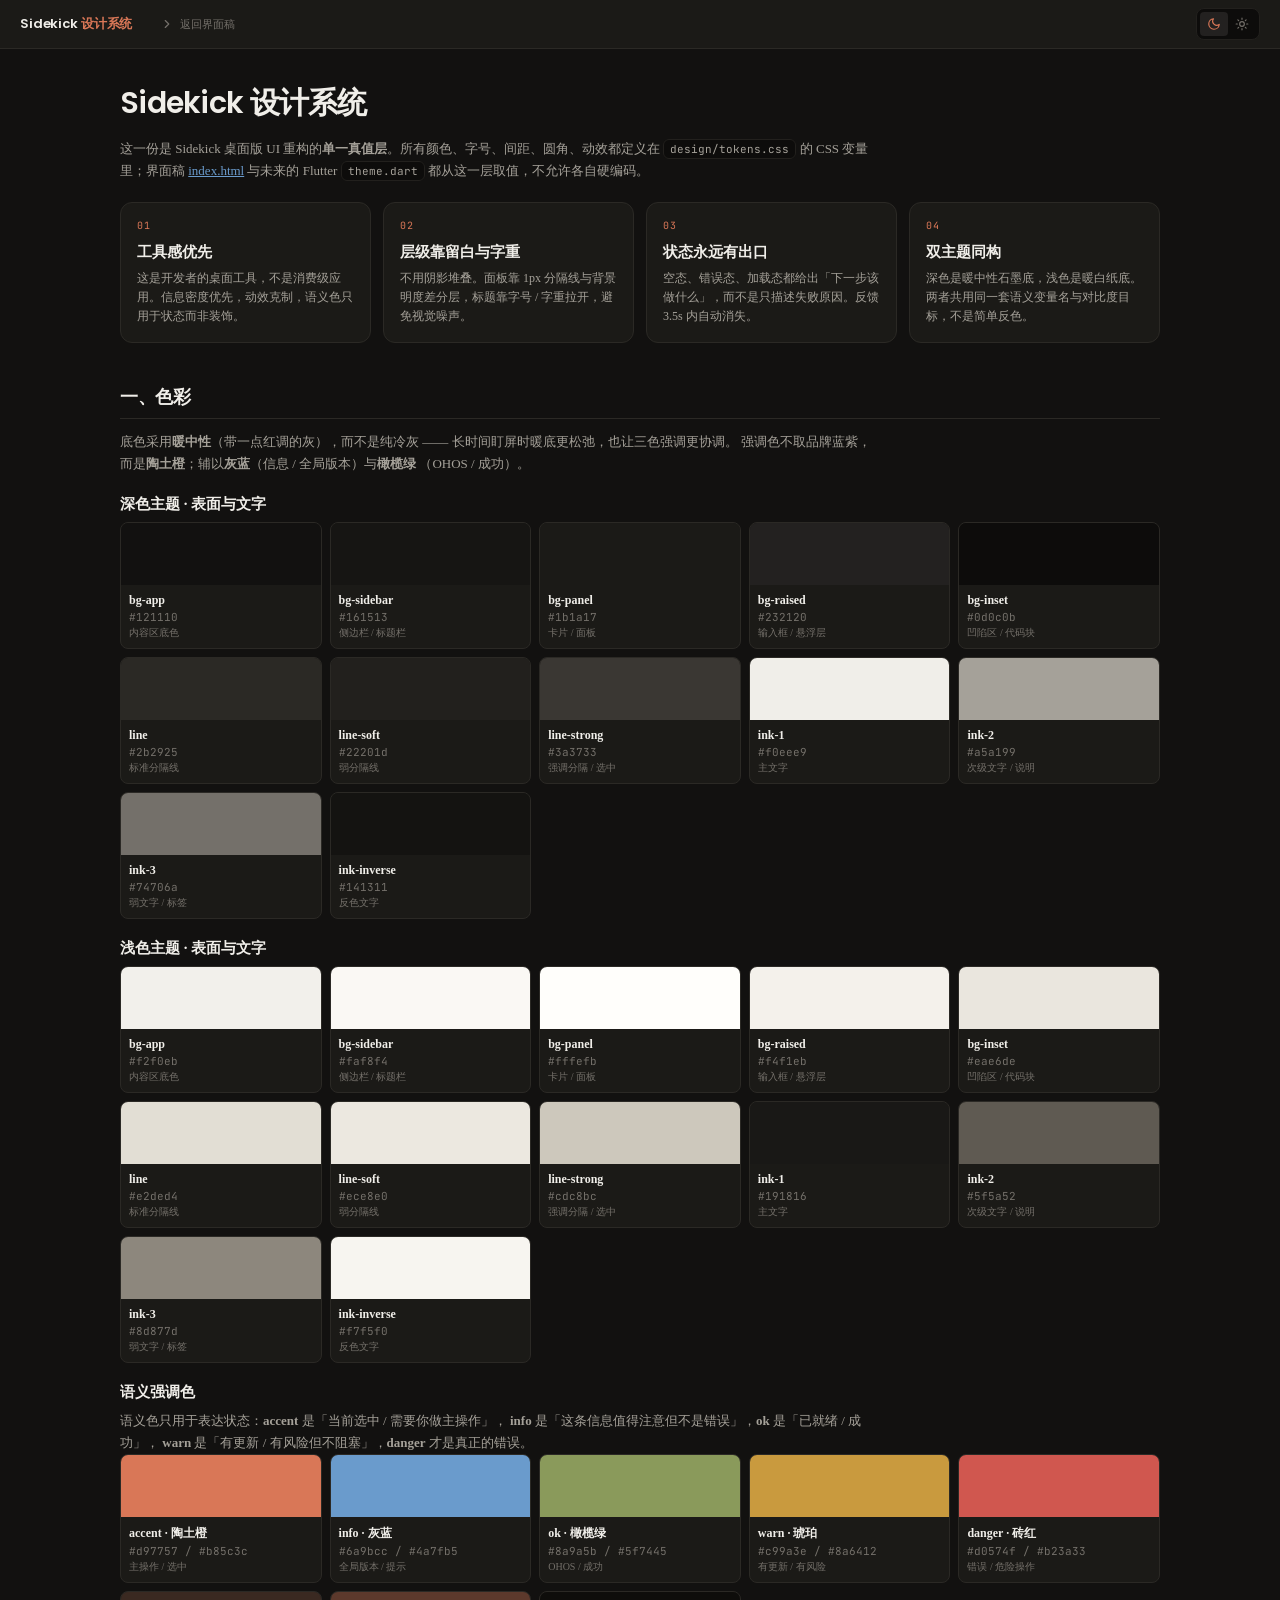
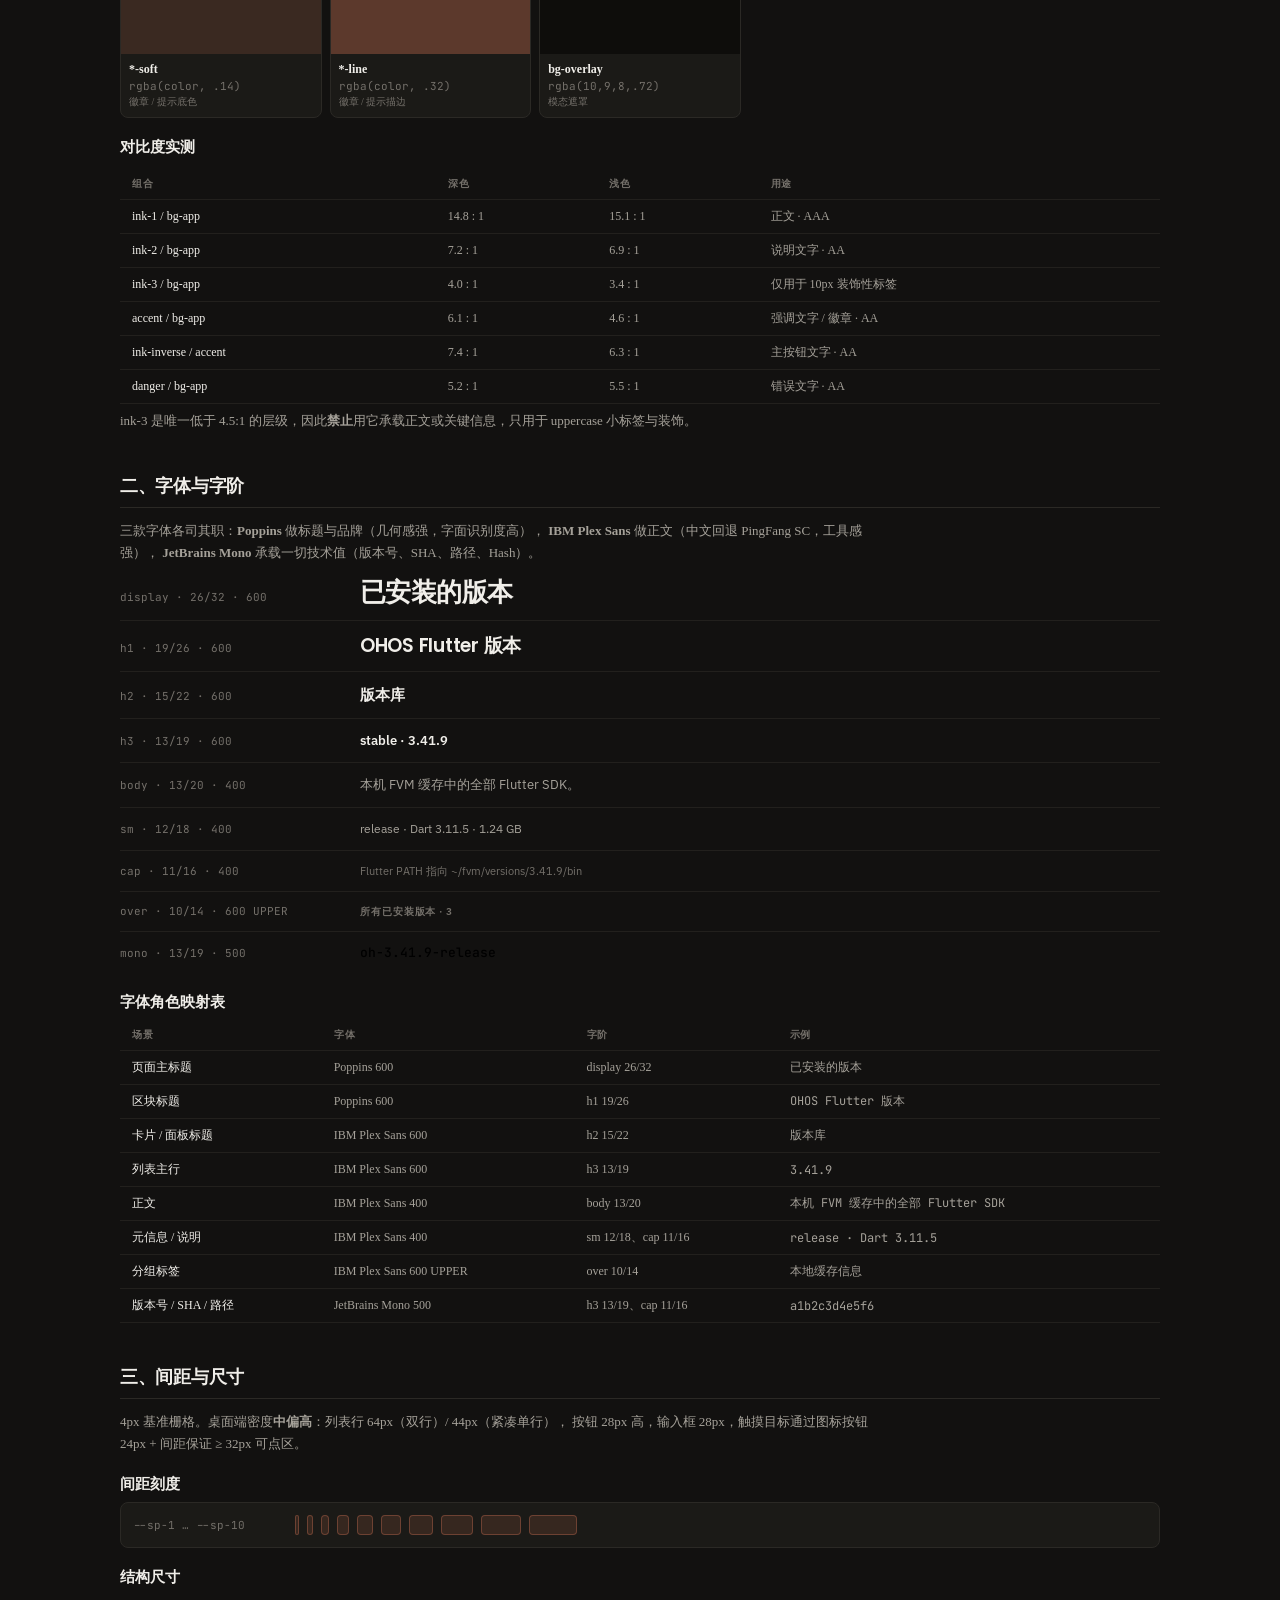
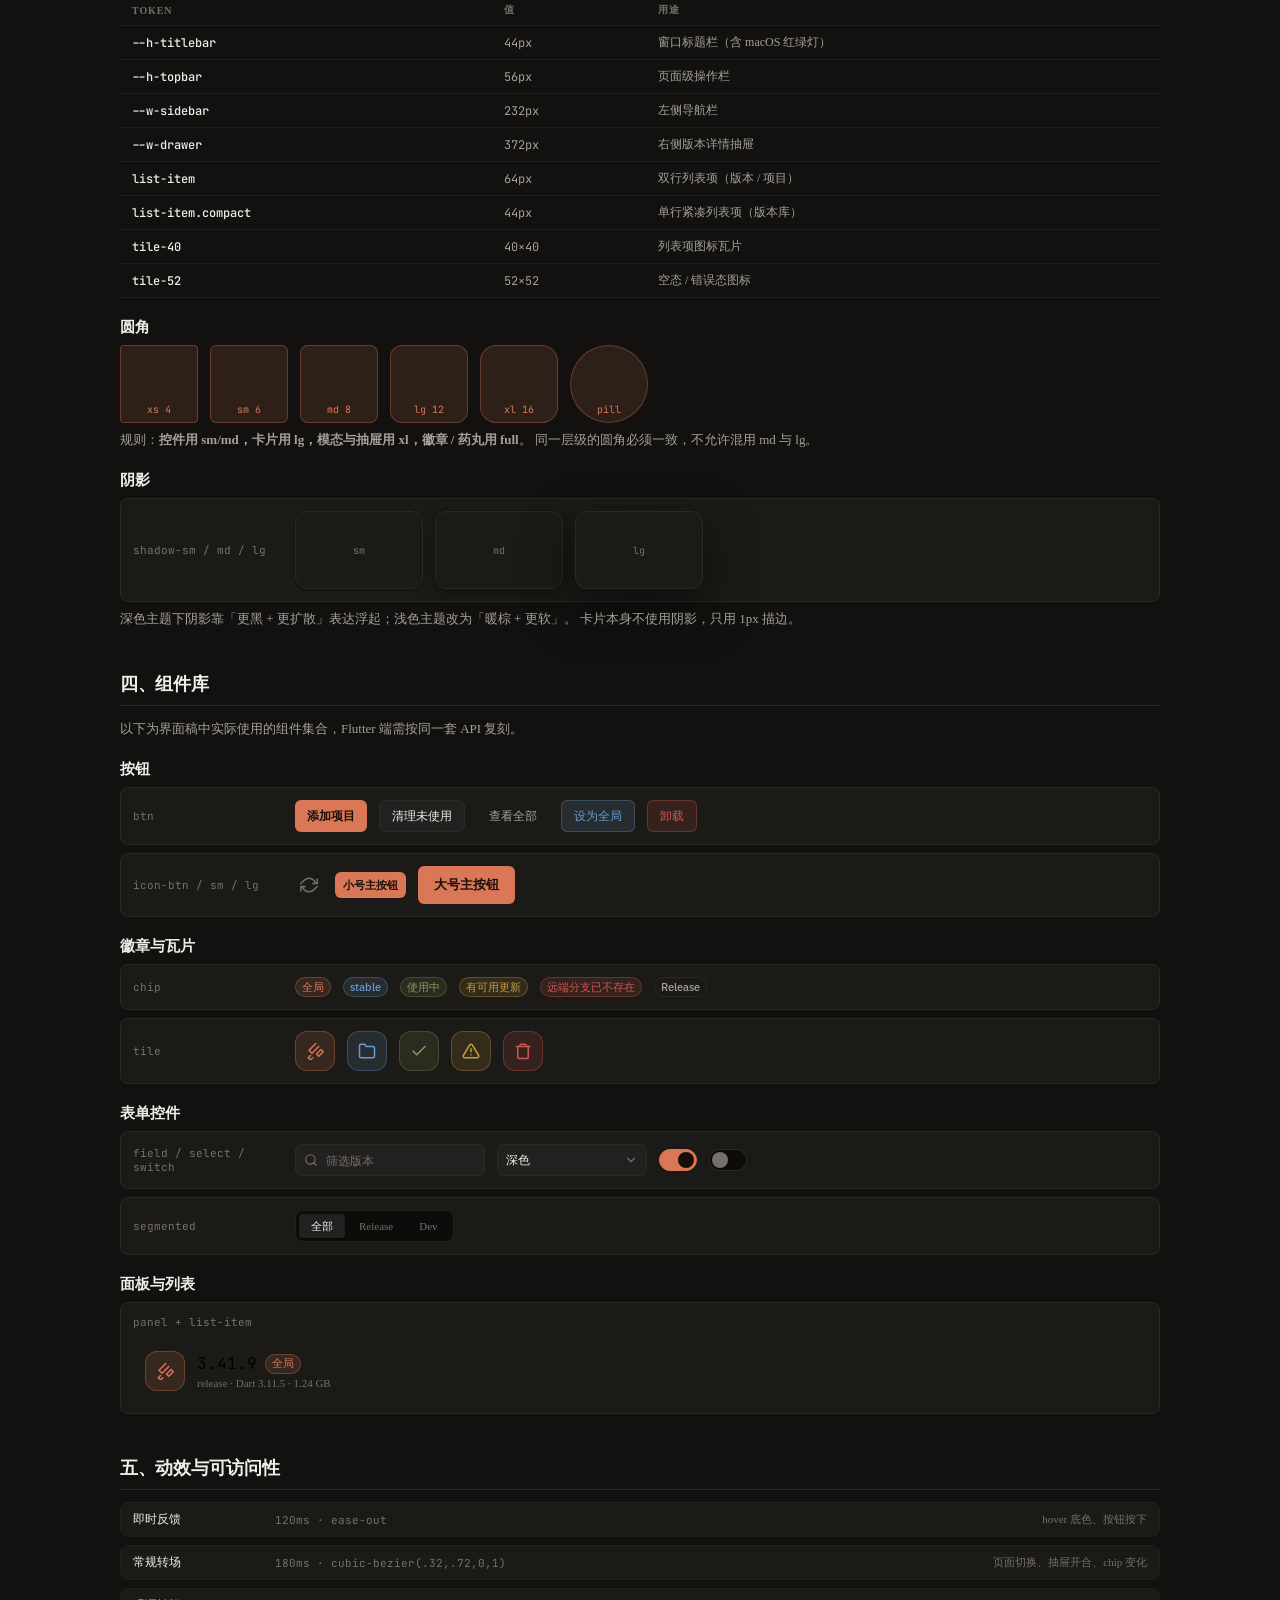
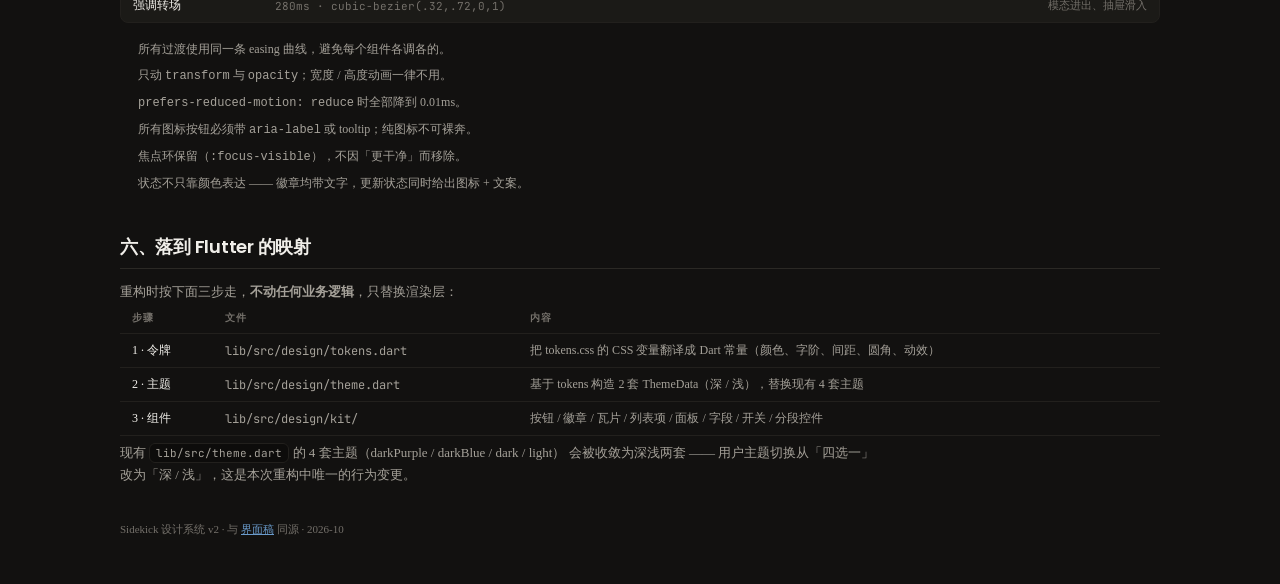
<file: design/foundation.html>
<!doctype html>
<html lang="zh-CN" data-theme="dark">
  <head>
    <meta charset="utf-8" />
    <meta name="viewport" content="width=device-width, initial-scale=1" />
    <title>Sidekick — 设计系统 / Foundation</title>
    <link rel="preconnect" href="https://fonts.googleapis.com" />
    <link rel="preconnect" href="https://fonts.gstatic.com" crossorigin />
    <link
      href="https://fonts.googleapis.com/css2?family=Poppins:wght@400;500;600;700&family=IBM+Plex+Sans:wght@400;500;600&family=JetBrains+Mono:wght@400;500&display=swap"
      rel="stylesheet"
    />
    <link rel="stylesheet" href="tokens.css" />
    <style>
      /* 文档页专用：少量补充，不污染 tokens.css */
      .doc-nav {
        display: inline-flex;
        align-items: center;
        gap: var(--sp-2);
        height: 28px;
        padding: 0 var(--sp-4);
        border-radius: var(--r-sm);
        font-size: var(--t-cap-size);
        font-weight: 500;
        color: var(--ink-3);
        text-decoration: none;
      }
      .doc-nav:hover { background: var(--bg-hover); color: var(--ink-1); }
      .lede {
        font-size: var(--t-h3-size);
        line-height: 22px;
        color: var(--ink-2);
        max-width: 720px;
        margin-top: var(--sp-4);
      }
      .principles {
        display: grid;
        grid-template-columns: repeat(auto-fit, minmax(232px, 1fr));
        gap: var(--sp-4);
        margin-top: var(--sp-6);
      }
      .principle {
        padding: var(--sp-5);
        border: 1px solid var(--line);
        border-radius: var(--r-lg);
        background: var(--bg-panel);
      }
      .principle h4 {
        font-family: var(--font-display);
        font-size: var(--t-h2-size);
        font-weight: 600;
        color: var(--ink-1);
        margin-bottom: var(--sp-2);
      }
      .principle p { font-size: var(--t-sm-size); line-height: 19px; color: var(--ink-2); }
      .principle .pnum {
        font-family: var(--font-mono);
        font-size: 10px;
        color: var(--accent);
        letter-spacing: 0.1em;
        margin-bottom: var(--sp-3);
        display: block;
      }
      .swatches-4 {
        display: grid;
        grid-template-columns: repeat(auto-fill, minmax(196px, 1fr));
        gap: var(--sp-3);
      }
      .ratio-table {
        width: 100%;
        border-collapse: collapse;
        margin-top: var(--sp-4);
      }
      .ratio-table th,
      .ratio-table td {
        text-align: left;
        padding: var(--sp-3) var(--sp-4);
        border-bottom: 1px solid var(--line-soft);
        font-size: var(--t-sm-size);
      }
      .ratio-table th {
        font-size: var(--t-over-size);
        text-transform: uppercase;
        letter-spacing: 0.09em;
        color: var(--ink-3);
        font-weight: 600;
      }
      .ratio-table td { color: var(--ink-2); }
      .ratio-table td:first-child { color: var(--ink-1); font-weight: 500; }
      .ratio-bar { display: flex; height: 26px; border-radius: var(--r-xs); overflow: hidden; }
      .ratio-bar i { display: block; }
      .code {
        font-family: var(--font-mono);
        font-size: 11px;
        color: var(--ink-2);
        background: var(--bg-inset);
        border: 1px solid var(--line-soft);
        border-radius: var(--r-sm);
        padding: 2px 6px;
      }
      .section-note {
        font-size: var(--t-cap-size);
        line-height: 18px;
        color: var(--ink-3);
        max-width: 760px;
        margin-top: var(--sp-2);
      }
      .radius-demo {
        display: flex;
        gap: var(--sp-4);
        align-items: flex-end;
        flex-wrap: wrap;
      }
      .radius-box {
        width: 78px;
        height: 78px;
        background: var(--accent-soft);
        border: 1px solid var(--accent-line);
        display: flex;
        align-items: flex-end;
        justify-content: center;
        padding-bottom: 6px;
        font-family: var(--font-mono);
        font-size: 10px;
        color: var(--accent);
      }
      .shadow-demo {
        height: 78px;
        border-radius: var(--r-lg);
        background: var(--bg-panel);
        border: 1px solid var(--line);
        display: flex;
        align-items: center;
        justify-content: center;
        font-family: var(--font-mono);
        font-size: 10px;
        color: var(--ink-3);
      }
      .motion-list { display: flex; flex-direction: column; gap: var(--sp-3); margin-top: var(--sp-3); }
      .motion-item {
        display: flex;
        align-items: center;
        gap: var(--sp-4);
        padding: var(--sp-3) var(--sp-4);
        border: 1px solid var(--line-soft);
        border-radius: var(--r-md);
        background: var(--bg-panel);
      }
      .motion-item .m-name { font-size: var(--t-sm-size); color: var(--ink-1); font-weight: 500; width: 130px; }
      .motion-item .m-val {
        font-family: var(--font-mono);
        font-size: 11px;
        color: var(--ink-3);
      }
      .motion-item .m-where { font-size: var(--t-cap-size); color: var(--ink-3); margin-left: auto; }
    </style>
  </head>

  <body class="page-body">
    <!-- ======================= 评审工具栏 ======================= -->
    <header class="review-bar">
      <span class="review-brand">Sidekick <em>设计系统</em></span>
      <nav class="review-tabs">
        <a class="doc-nav" href="index.html">
          <span class="ic ic-14"><svg><use href="#i-chev-right" /></svg></span>
          返回界面稿
        </a>
      </nav>
      <div class="theme-toggle">
        <button id="btnDark" aria-pressed="true" title="深色">
          <span class="ic ic-14"><svg><use href="#i-moon" /></svg></span>
        </button>
        <button id="btnLight" aria-pressed="false" title="浅色">
          <span class="ic ic-14"><svg><use href="#i-sun" /></svg></span>
        </button>
      </div>
    </header>

    <!-- ======================= 文档正文 ======================= -->
    <main class="doc">
      <h1>Sidekick 设计系统</h1>
      <p class="lede">
        这一份是 Sidekick 桌面版 UI 重构的<strong>单一真值层</strong>。所有颜色、字号、间距、圆角、动效都定义在
        <span class="code">design/tokens.css</span> 的 CSS 变量里；界面稿
        <a href="index.html" style="color: var(--info)">index.html</a> 与未来的 Flutter
        <span class="code">theme.dart</span> 都从这一层取值，不允许各自硬编码。
      </p>

      <div class="principles">
        <div class="principle">
          <span class="pnum">01</span>
          <h4>工具感优先</h4>
          <p>
            这是开发者的桌面工具，不是消费级应用。信息密度优先，动效克制，语义色只用于状态而非装饰。
          </p>
        </div>
        <div class="principle">
          <span class="pnum">02</span>
          <h4>层级靠留白与字重</h4>
          <p>
            不用阴影堆叠。面板靠 1px 分隔线与背景明度差分层，标题靠字号 / 字重拉开，避免视觉噪声。
          </p>
        </div>
        <div class="principle">
          <span class="pnum">03</span>
          <h4>状态永远有出口</h4>
          <p>
            空态、错误态、加载态都给出「下一步该做什么」，而不是只描述失败原因。反馈 3.5s 内自动消失。
          </p>
        </div>
        <div class="principle">
          <span class="pnum">04</span>
          <h4>双主题同构</h4>
          <p>
            深色是暖中性石墨底，浅色是暖白纸底。两者共用同一套语义变量名与对比度目标，不是简单反色。
          </p>
        </div>
      </div>

      <!-- ================= 色彩 ================= -->
      <h2>一、色彩</h2>
      <p>
        底色采用<strong>暖中性</strong>（带一点红调的灰），而不是纯冷灰 —— 长时间盯屏时暖底更松弛，也让三色强调更协调。
        强调色不取品牌蓝紫，而是<strong>陶土橙</strong>；辅以<strong>灰蓝</strong>（信息 / 全局版本）与<strong>橄榄绿</strong>
        （OHOS / 成功）。
      </p>

      <h3>深色主题 · 表面与文字</h3>
      <div class="swatches-4">
        <div class="swatch">
          <div class="swatch-chip" style="background: #121110"></div>
          <div class="swatch-meta">
            <span class="swatch-name">bg-app</span>
            <span class="swatch-hex">#121110</span>
            <span class="swatch-use">内容区底色</span>
          </div>
        </div>
        <div class="swatch">
          <div class="swatch-chip" style="background: #161513"></div>
          <div class="swatch-meta">
            <span class="swatch-name">bg-sidebar</span>
            <span class="swatch-hex">#161513</span>
            <span class="swatch-use">侧边栏 / 标题栏</span>
          </div>
        </div>
        <div class="swatch">
          <div class="swatch-chip" style="background: #1b1a17"></div>
          <div class="swatch-meta">
            <span class="swatch-name">bg-panel</span>
            <span class="swatch-hex">#1b1a17</span>
            <span class="swatch-use">卡片 / 面板</span>
          </div>
        </div>
        <div class="swatch">
          <div class="swatch-chip" style="background: #232120"></div>
          <div class="swatch-meta">
            <span class="swatch-name">bg-raised</span>
            <span class="swatch-hex">#232120</span>
            <span class="swatch-use">输入框 / 悬浮层</span>
          </div>
        </div>
        <div class="swatch">
          <div class="swatch-chip" style="background: #0d0c0b"></div>
          <div class="swatch-meta">
            <span class="swatch-name">bg-inset</span>
            <span class="swatch-hex">#0d0c0b</span>
            <span class="swatch-use">凹陷区 / 代码块</span>
          </div>
        </div>
        <div class="swatch">
          <div class="swatch-chip" style="background: #2b2925"></div>
          <div class="swatch-meta">
            <span class="swatch-name">line</span>
            <span class="swatch-hex">#2b2925</span>
            <span class="swatch-use">标准分隔线</span>
          </div>
        </div>
        <div class="swatch">
          <div class="swatch-chip" style="background: #22201d"></div>
          <div class="swatch-meta">
            <span class="swatch-name">line-soft</span>
            <span class="swatch-hex">#22201d</span>
            <span class="swatch-use">弱分隔线</span>
          </div>
        </div>
        <div class="swatch">
          <div class="swatch-chip" style="background: #3a3733"></div>
          <div class="swatch-meta">
            <span class="swatch-name">line-strong</span>
            <span class="swatch-hex">#3a3733</span>
            <span class="swatch-use">强调分隔 / 选中</span>
          </div>
        </div>
        <div class="swatch">
          <div class="swatch-chip" style="background: #f0eee9"></div>
          <div class="swatch-meta">
            <span class="swatch-name">ink-1</span>
            <span class="swatch-hex">#f0eee9</span>
            <span class="swatch-use">主文字</span>
          </div>
        </div>
        <div class="swatch">
          <div class="swatch-chip" style="background: #a5a199"></div>
          <div class="swatch-meta">
            <span class="swatch-name">ink-2</span>
            <span class="swatch-hex">#a5a199</span>
            <span class="swatch-use">次级文字 / 说明</span>
          </div>
        </div>
        <div class="swatch">
          <div class="swatch-chip" style="background: #74706a"></div>
          <div class="swatch-meta">
            <span class="swatch-name">ink-3</span>
            <span class="swatch-hex">#74706a</span>
            <span class="swatch-use">弱文字 / 标签</span>
          </div>
        </div>
        <div class="swatch">
          <div class="swatch-chip" style="background: #141311"></div>
          <div class="swatch-meta">
            <span class="swatch-name">ink-inverse</span>
            <span class="swatch-hex">#141311</span>
            <span class="swatch-use">反色文字</span>
          </div>
        </div>
      </div>

      <h3>浅色主题 · 表面与文字</h3>
      <div class="swatches-4">
        <div class="swatch">
          <div class="swatch-chip" style="background: #f2f0eb"></div>
          <div class="swatch-meta">
            <span class="swatch-name">bg-app</span>
            <span class="swatch-hex">#f2f0eb</span>
            <span class="swatch-use">内容区底色</span>
          </div>
        </div>
        <div class="swatch">
          <div class="swatch-chip" style="background: #faf8f4"></div>
          <div class="swatch-meta">
            <span class="swatch-name">bg-sidebar</span>
            <span class="swatch-hex">#faf8f4</span>
            <span class="swatch-use">侧边栏 / 标题栏</span>
          </div>
        </div>
        <div class="swatch">
          <div class="swatch-chip" style="background: #fffefb"></div>
          <div class="swatch-meta">
            <span class="swatch-name">bg-panel</span>
            <span class="swatch-hex">#fffefb</span>
            <span class="swatch-use">卡片 / 面板</span>
          </div>
        </div>
        <div class="swatch">
          <div class="swatch-chip" style="background: #f4f1eb"></div>
          <div class="swatch-meta">
            <span class="swatch-name">bg-raised</span>
            <span class="swatch-hex">#f4f1eb</span>
            <span class="swatch-use">输入框 / 悬浮层</span>
          </div>
        </div>
        <div class="swatch">
          <div class="swatch-chip" style="background: #eae6de"></div>
          <div class="swatch-meta">
            <span class="swatch-name">bg-inset</span>
            <span class="swatch-hex">#eae6de</span>
            <span class="swatch-use">凹陷区 / 代码块</span>
          </div>
        </div>
        <div class="swatch">
          <div class="swatch-chip" style="background: #e2ded4"></div>
          <div class="swatch-meta">
            <span class="swatch-name">line</span>
            <span class="swatch-hex">#e2ded4</span>
            <span class="swatch-use">标准分隔线</span>
          </div>
        </div>
        <div class="swatch">
          <div class="swatch-chip" style="background: #ece8e0"></div>
          <div class="swatch-meta">
            <span class="swatch-name">line-soft</span>
            <span class="swatch-hex">#ece8e0</span>
            <span class="swatch-use">弱分隔线</span>
          </div>
        </div>
        <div class="swatch">
          <div class="swatch-chip" style="background: #cdc8bc"></div>
          <div class="swatch-meta">
            <span class="swatch-name">line-strong</span>
            <span class="swatch-hex">#cdc8bc</span>
            <span class="swatch-use">强调分隔 / 选中</span>
          </div>
        </div>
        <div class="swatch">
          <div class="swatch-chip" style="background: #191816"></div>
          <div class="swatch-meta">
            <span class="swatch-name">ink-1</span>
            <span class="swatch-hex">#191816</span>
            <span class="swatch-use">主文字</span>
          </div>
        </div>
        <div class="swatch">
          <div class="swatch-chip" style="background: #5f5a52"></div>
          <div class="swatch-meta">
            <span class="swatch-name">ink-2</span>
            <span class="swatch-hex">#5f5a52</span>
            <span class="swatch-use">次级文字 / 说明</span>
          </div>
        </div>
        <div class="swatch">
          <div class="swatch-chip" style="background: #8d877d"></div>
          <div class="swatch-meta">
            <span class="swatch-name">ink-3</span>
            <span class="swatch-hex">#8d877d</span>
            <span class="swatch-use">弱文字 / 标签</span>
          </div>
        </div>
        <div class="swatch">
          <div class="swatch-chip" style="background: #f7f5f0"></div>
          <div class="swatch-meta">
            <span class="swatch-name">ink-inverse</span>
            <span class="swatch-hex">#f7f5f0</span>
            <span class="swatch-use">反色文字</span>
          </div>
        </div>
      </div>

      <h3>语义强调色</h3>
      <p class="section-note">
        语义色只用于表达状态：<strong>accent</strong> 是「当前选中 / 需要你做主操作」，
        <strong>info</strong> 是「这条信息值得注意但不是错误」，<strong>ok</strong> 是「已就绪 / 成功」，
        <strong>warn</strong> 是「有更新 / 有风险但不阻塞」，<strong>danger</strong> 才是真正的错误。
      </p>
      <div class="swatches-4">
        <div class="swatch">
          <div class="swatch-chip" style="background: #d97757"></div>
          <div class="swatch-meta">
            <span class="swatch-name">accent · 陶土橙</span>
            <span class="swatch-hex">#d97757 / #b85c3c</span>
            <span class="swatch-use">主操作 / 选中</span>
          </div>
        </div>
        <div class="swatch">
          <div class="swatch-chip" style="background: #6a9bcc"></div>
          <div class="swatch-meta">
            <span class="swatch-name">info · 灰蓝</span>
            <span class="swatch-hex">#6a9bcc / #4a7fb5</span>
            <span class="swatch-use">全局版本 / 提示</span>
          </div>
        </div>
        <div class="swatch">
          <div class="swatch-chip" style="background: #8a9a5b"></div>
          <div class="swatch-meta">
            <span class="swatch-name">ok · 橄榄绿</span>
            <span class="swatch-hex">#8a9a5b / #5f7445</span>
            <span class="swatch-use">OHOS / 成功</span>
          </div>
        </div>
        <div class="swatch">
          <div class="swatch-chip" style="background: #c99a3e"></div>
          <div class="swatch-meta">
            <span class="swatch-name">warn · 琥珀</span>
            <span class="swatch-hex">#c99a3e / #8a6412</span>
            <span class="swatch-use">有更新 / 有风险</span>
          </div>
        </div>
        <div class="swatch">
          <div class="swatch-chip" style="background: #d0574f"></div>
          <div class="swatch-meta">
            <span class="swatch-name">danger · 砖红</span>
            <span class="swatch-hex">#d0574f / #b23a33</span>
            <span class="swatch-use">错误 / 危险操作</span>
          </div>
        </div>
        <div class="swatch">
          <div class="swatch-chip" style="background: rgba(217,119,87,.16)"></div>
          <div class="swatch-meta">
            <span class="swatch-name">*-soft</span>
            <span class="swatch-hex">rgba(color, .14)</span>
            <span class="swatch-use">徽章 / 提示底色</span>
          </div>
        </div>
        <div class="swatch">
          <div class="swatch-chip" style="background: rgba(217,119,87,.34)"></div>
          <div class="swatch-meta">
            <span class="swatch-name">*-line</span>
            <span class="swatch-hex">rgba(color, .32)</span>
            <span class="swatch-use">徽章 / 提示描边</span>
          </div>
        </div>
        <div class="swatch">
          <div class="swatch-chip" style="background: rgba(10,9,8,.72)"></div>
          <div class="swatch-meta">
            <span class="swatch-name">bg-overlay</span>
            <span class="swatch-hex">rgba(10,9,8,.72)</span>
            <span class="swatch-use">模态遮罩</span>
          </div>
        </div>
      </div>

      <h3>对比度实测</h3>
      <table class="ratio-table">
        <thead>
          <tr>
            <th>组合</th>
            <th>深色</th>
            <th>浅色</th>
            <th>用途</th>
          </tr>
        </thead>
        <tbody>
          <tr>
            <td>ink-1 / bg-app</td>
            <td>14.8 : 1</td>
            <td>15.1 : 1</td>
            <td>正文 · AAA</td>
          </tr>
          <tr>
            <td>ink-2 / bg-app</td>
            <td>7.2 : 1</td>
            <td>6.9 : 1</td>
            <td>说明文字 · AA</td>
          </tr>
          <tr>
            <td>ink-3 / bg-app</td>
            <td>4.0 : 1</td>
            <td>3.4 : 1</td>
            <td>仅用于 10px 装饰性标签</td>
          </tr>
          <tr>
            <td>accent / bg-app</td>
            <td>6.1 : 1</td>
            <td>4.6 : 1</td>
            <td>强调文字 / 徽章 · AA</td>
          </tr>
          <tr>
            <td>ink-inverse / accent</td>
            <td>7.4 : 1</td>
            <td>6.3 : 1</td>
            <td>主按钮文字 · AA</td>
          </tr>
          <tr>
            <td>danger / bg-app</td>
            <td>5.2 : 1</td>
            <td>5.5 : 1</td>
            <td>错误文字 · AA</td>
          </tr>
        </tbody>
      </table>
      <p class="section-note">
        ink-3 是唯一低于 4.5:1 的层级，因此<strong>禁止</strong>用它承载正文或关键信息，只用于 uppercase 小标签与装饰。
      </p>

      <!-- ================= 字体 ================= -->
      <h2>二、字体与字阶</h2>
      <p>
        三款字体各司其职：<strong>Poppins</strong> 做标题与品牌（几何感强，字面识别度高），
        <strong>IBM Plex Sans</strong> 做正文（中文回退 PingFang SC，工具感强），
        <strong>JetBrains Mono</strong> 承载一切技术值（版本号、SHA、路径、Hash）。
      </p>

      <div class="type-row">
        <span class="type-spec">display · 26/32 · 600</span>
        <span class="t-display">已安装的版本</span>
      </div>
      <div class="type-row">
        <span class="type-spec">h1 · 19/26 · 600</span>
        <span class="t-h1">OHOS Flutter 版本</span>
      </div>
      <div class="type-row">
        <span class="type-spec">h2 · 15/22 · 600</span>
        <span class="t-h2">版本库</span>
      </div>
      <div class="type-row">
        <span class="type-spec">h3 · 13/19 · 600</span>
        <span class="t-h3">stable · 3.41.9</span>
      </div>
      <div class="type-row">
        <span class="type-spec">body · 13/20 · 400</span>
        <span class="t-body">本机 FVM 缓存中的全部 Flutter SDK。</span>
      </div>
      <div class="type-row">
        <span class="type-spec">sm · 12/18 · 400</span>
        <span class="t-sm">release · Dart 3.11.5 · 1.24 GB</span>
      </div>
      <div class="type-row">
        <span class="type-spec">cap · 11/16 · 400</span>
        <span class="t-cap">Flutter PATH 指向 ~/fvm/versions/3.41.9/bin</span>
      </div>
      <div class="type-row">
        <span class="type-spec">over · 10/14 · 600 UPPER</span>
        <span class="t-over">所有已安装版本 · 3</span>
      </div>
      <div class="type-row" style="border-bottom: none">
        <span class="type-spec">mono · 13/19 · 500</span>
        <span class="mono" style="font-size: 13px; font-weight: 500"
          >oh-3.41.9-release</span
        >
      </div>

      <h3>字体角色映射表</h3>
      <table class="role-table">
        <thead>
          <tr>
            <th>场景</th>
            <th>字体</th>
            <th>字阶</th>
            <th>示例</th>
          </tr>
        </thead>
        <tbody>
          <tr>
            <td>页面主标题</td>
            <td>Poppins 600</td>
            <td>display 26/32</td>
            <td class="mono">已安装的版本</td>
          </tr>
          <tr>
            <td>区块标题</td>
            <td>Poppins 600</td>
            <td>h1 19/26</td>
            <td class="mono">OHOS Flutter 版本</td>
          </tr>
          <tr>
            <td>卡片 / 面板标题</td>
            <td>IBM Plex Sans 600</td>
            <td>h2 15/22</td>
            <td class="mono">版本库</td>
          </tr>
          <tr>
            <td>列表主行</td>
            <td>IBM Plex Sans 600</td>
            <td>h3 13/19</td>
            <td class="mono">3.41.9</td>
          </tr>
          <tr>
            <td>正文</td>
            <td>IBM Plex Sans 400</td>
            <td>body 13/20</td>
            <td class="mono">本机 FVM 缓存中的全部 Flutter SDK</td>
          </tr>
          <tr>
            <td>元信息 / 说明</td>
            <td>IBM Plex Sans 400</td>
            <td>sm 12/18、cap 11/16</td>
            <td class="mono">release · Dart 3.11.5</td>
          </tr>
          <tr>
            <td>分组标签</td>
            <td>IBM Plex Sans 600 UPPER</td>
            <td>over 10/14</td>
            <td class="mono">本地缓存信息</td>
          </tr>
          <tr>
            <td>版本号 / SHA / 路径</td>
            <td>JetBrains Mono 500</td>
            <td>h3 13/19、cap 11/16</td>
            <td class="mono">a1b2c3d4e5f6</td>
          </tr>
        </tbody>
      </table>

      <!-- ================= 间距 ================= -->
      <h2>三、间距与尺寸</h2>
      <p>
        4px 基准栅格。桌面端密度<strong>中偏高</strong>：列表行 64px（双行）/ 44px（紧凑单行），
        按钮 28px 高，输入框 28px，触摸目标通过图标按钮 24px + 间距保证 ≥ 32px 可点区。
      </p>

      <h3>间距刻度</h3>
      <div class="demo-row">
        <span class="demo-label">--sp-1 … --sp-10</span>
        <div class="spacer-row">
          <span class="spacer-box" style="width: 4px; height: 20px"></span>
          <span class="spacer-box" style="width: 6px; height: 20px"></span>
          <span class="spacer-box" style="width: 8px; height: 20px"></span>
          <span class="spacer-box" style="width: 12px; height: 20px"></span>
          <span class="spacer-box" style="width: 16px; height: 20px"></span>
          <span class="spacer-box" style="width: 20px; height: 20px"></span>
          <span class="spacer-box" style="width: 24px; height: 20px"></span>
          <span class="spacer-box" style="width: 32px; height: 20px"></span>
          <span class="spacer-box" style="width: 40px; height: 20px"></span>
          <span class="spacer-box" style="width: 48px; height: 20px"></span>
        </div>
      </div>

      <h3>结构尺寸</h3>
      <table class="role-table">
        <thead>
          <tr>
            <th>Token</th>
            <th>值</th>
            <th>用途</th>
          </tr>
        </thead>
        <tbody>
          <tr>
            <td class="mono">--h-titlebar</td>
            <td class="mono">44px</td>
            <td>窗口标题栏（含 macOS 红绿灯）</td>
          </tr>
          <tr>
            <td class="mono">--h-topbar</td>
            <td class="mono">56px</td>
            <td>页面级操作栏</td>
          </tr>
          <tr>
            <td class="mono">--w-sidebar</td>
            <td class="mono">232px</td>
            <td>左侧导航栏</td>
          </tr>
          <tr>
            <td class="mono">--w-drawer</td>
            <td class="mono">372px</td>
            <td>右侧版本详情抽屉</td>
          </tr>
          <tr>
            <td class="mono">list-item</td>
            <td class="mono">64px</td>
            <td>双行列表项（版本 / 项目）</td>
          </tr>
          <tr>
            <td class="mono">list-item.compact</td>
            <td class="mono">44px</td>
            <td>单行紧凑列表项（版本库）</td>
          </tr>
          <tr>
            <td class="mono">tile-40</td>
            <td class="mono">40×40</td>
            <td>列表项图标瓦片</td>
          </tr>
          <tr>
            <td class="mono">tile-52</td>
            <td class="mono">52×52</td>
            <td>空态 / 错误态图标</td>
          </tr>
        </tbody>
      </table>

      <h3>圆角</h3>
      <div class="radius-demo">
        <div class="radius-box" style="border-radius: var(--r-xs)">xs 4</div>
        <div class="radius-box" style="border-radius: var(--r-sm)">sm 6</div>
        <div class="radius-box" style="border-radius: var(--r-md)">md 8</div>
        <div class="radius-box" style="border-radius: var(--r-lg)">lg 12</div>
        <div class="radius-box" style="border-radius: var(--r-xl)">xl 16</div>
        <div class="radius-box" style="border-radius: var(--r-full)">pill</div>
      </div>
      <p class="section-note">
        规则：<strong>控件用 sm/md，卡片用 lg，模态与抽屉用 xl，徽章 / 药丸用 full</strong>。
        同一层级的圆角必须一致，不允许混用 md 与 lg。
      </p>

      <h3>阴影</h3>
      <div class="demo-row">
        <span class="demo-label">shadow-sm / md / lg</span>
        <div
          class="shadow-demo"
          style="box-shadow: var(--shadow-sm); width: 128px"
        >
          sm
        </div>
        <div
          class="shadow-demo"
          style="box-shadow: var(--shadow-md); width: 128px"
        >
          md
        </div>
        <div
          class="shadow-demo"
          style="box-shadow: var(--shadow-lg); width: 128px"
        >
          lg
        </div>
      </div>
      <p class="section-note">
        深色主题下阴影靠「更黑 + 更扩散」表达浮起；浅色主题改为「暖棕 + 更软」。
        卡片本身不使用阴影，只用 1px 描边。
      </p>

      <!-- ================= 组件 ================= -->
      <h2>四、组件库</h2>
      <p>以下为界面稿中实际使用的组件集合，Flutter 端需按同一套 API 复刻。</p>

      <h3>按钮</h3>
      <div class="demo-row">
        <span class="demo-label">btn</span>
        <button class="btn btn-primary">添加项目</button>
        <button class="btn btn-secondary">清理未使用</button>
        <button class="btn btn-ghost">查看全部</button>
        <button class="btn btn-info">设为全局</button>
        <button class="btn btn-danger">卸载</button>
      </div>
      <div class="demo-row">
        <span class="demo-label">icon-btn / sm / lg</span>
        <button class="icon-btn">
          <span class="ic ic-18"><svg><use href="#i-refresh" /></svg></span>
        </button>
        <button class="btn btn-primary btn-sm">小号主按钮</button>
        <button class="btn btn-primary btn-lg">大号主按钮</button>
      </div>

      <h3>徽章与瓦片</h3>
      <div class="demo-row">
        <span class="demo-label">chip</span>
        <span class="chip chip-accent">全局</span>
        <span class="chip chip-info">stable</span>
        <span class="chip chip-ok">使用中</span>
        <span class="chip chip-warn">有可用更新</span>
        <span class="chip chip-danger">远端分支已不存在</span>
        <span class="chip chip-outline">Release</span>
      </div>
      <div class="demo-row">
        <span class="demo-label">tile</span>
        <span class="tile tile-40 tile-accent"
          ><svg class="ic ic-18"><use href="#i-flutter" /></svg
        ></span>
        <span class="tile tile-40 tile-info"
          ><svg class="ic ic-18"><use href="#i-folder" /></svg
        ></span>
        <span class="tile tile-40 tile-ok"
          ><svg class="ic ic-18"><use href="#i-check" /></svg
        ></span>
        <span class="tile tile-40 tile-warn"
          ><svg class="ic ic-18"><use href="#i-alert" /></svg
        ></span>
        <span class="tile tile-40 tile-danger"
          ><svg class="ic ic-18"><use href="#i-trash" /></svg
        ></span>
      </div>

      <h3>表单控件</h3>
      <div class="demo-row">
        <span class="demo-label">field / select / switch</span>
        <div class="field" style="width: 190px">
          <span class="ic ic-14"><svg><use href="#i-search" /></svg></span>
          <input placeholder="筛选版本" />
        </div>
        <div class="select">
          深色<span class="ic ic-14"><svg><use href="#i-chev-down" /></svg></span>
        </div>
        <span class="switch on"></span>
        <span class="switch"></span>
      </div>
      <div class="demo-row">
        <span class="demo-label">segmented</span>
        <div class="segmented">
          <button aria-pressed="true">全部</button>
          <button aria-pressed="false">Release</button>
          <button aria-pressed="false">Dev</button>
        </div>
      </div>

      <h3>面板与列表</h3>
      <div class="demo-row" style="align-items: stretch; flex-direction: column; gap: var(--sp-4)">
        <span class="demo-label">panel + list-item</span>
        <div class="panel panel-flush" style="width: 100%">
          <div class="list">
            <div class="list-item">
              <span class="tile tile-40 tile-accent"
                ><svg class="ic ic-18"><use href="#i-flutter" /></svg
              ></span>
              <div class="li-main">
                <div class="li-title">
                  <span class="mono">3.41.9</span>
                  <span class="chip chip-accent">全局</span>
                </div>
                <div class="li-sub">release · Dart 3.11.5 · 1.24 GB</div>
              </div>
            </div>
          </div>
        </div>
      </div>

      <!-- ================= 动效 ================= -->
      <h2>五、动效与可访问性</h2>
      <div class="motion-list">
        <div class="motion-item">
          <span class="m-name">即时反馈</span>
          <span class="m-val">120ms · ease-out</span>
          <span class="m-where">hover 底色、按钮按下</span>
        </div>
        <div class="motion-item">
          <span class="m-name">常规转场</span>
          <span class="m-val">180ms · cubic-bezier(.32,.72,0,1)</span>
          <span class="m-where">页面切换、抽屉开合、chip 变化</span>
        </div>
        <div class="motion-item">
          <span class="m-name">强调转场</span>
          <span class="m-val">280ms · cubic-bezier(.32,.72,0,1)</span>
          <span class="m-where">模态进出、抽屉滑入</span>
        </div>
      </div>
      <ul style="margin-top: var(--sp-5); padding-left: 18px">
        <li style="font-size: var(--t-sm-size); line-height: 20px; color: var(--ink-2); margin-bottom: var(--sp-2)">
          所有过渡使用同一条 easing 曲线，避免每个组件各调各的。
        </li>
        <li style="font-size: var(--t-sm-size); line-height: 20px; color: var(--ink-2); margin-bottom: var(--sp-2)">
          只动 <code>transform</code> 与 <code>opacity</code>；宽度 / 高度动画一律不用。
        </li>
        <li style="font-size: var(--t-sm-size); line-height: 20px; color: var(--ink-2); margin-bottom: var(--sp-2)">
          <code>prefers-reduced-motion: reduce</code> 时全部降到 0.01ms。
        </li>
        <li style="font-size: var(--t-sm-size); line-height: 20px; color: var(--ink-2); margin-bottom: var(--sp-2)">
          所有图标按钮必须带 <code>aria-label</code> 或 tooltip；纯图标不可裸奔。
        </li>
        <li style="font-size: var(--t-sm-size); line-height: 20px; color: var(--ink-2); margin-bottom: var(--sp-2)">
          焦点环保留（<code>:focus-visible</code>），不因「更干净」而移除。
        </li>
        <li style="font-size: var(--t-sm-size); line-height: 20px; color: var(--ink-2)">
          状态不只靠颜色表达 —— 徽章均带文字，更新状态同时给出图标 + 文案。
        </li>
      </ul>

      <!-- ================= 落地 ================= -->
      <h2>六、落到 Flutter 的映射</h2>
      <p>
        重构时按下面三步走，<strong>不动任何业务逻辑</strong>，只替换渲染层：
      </p>
      <table class="role-table">
        <thead>
          <tr>
            <th>步骤</th>
            <th>文件</th>
            <th>内容</th>
          </tr>
        </thead>
        <tbody>
          <tr>
            <td>1 · 令牌</td>
            <td class="mono">lib/src/design/tokens.dart</td>
            <td>把 tokens.css 的 CSS 变量翻译成 Dart 常量（颜色、字阶、间距、圆角、动效）</td>
          </tr>
          <tr>
            <td>2 · 主题</td>
            <td class="mono">lib/src/design/theme.dart</td>
            <td>基于 tokens 构造 2 套 ThemeData（深 / 浅），替换现有 4 套主题</td>
          </tr>
          <tr>
            <td>3 · 组件</td>
            <td class="mono">lib/src/design/kit/</td>
            <td>按钮 / 徽章 / 瓦片 / 列表项 / 面板 / 字段 / 开关 / 分段控件</td>
          </tr>
        </tbody>
      </table>
      <p class="section-note">
        现有 <span class="code">lib/src/theme.dart</span> 的 4 套主题（darkPurple / darkBlue / dark / light）
        会被收敛为深浅两套 —— 用户主题切换从「四选一」改为「深 / 浅」，这是本次重构中唯一的行为变更。
      </p>

      <p style="margin-top: var(--sp-8); font-size: var(--t-cap-size); color: var(--ink-3)">
        Sidekick 设计系统 v2 · 与
        <a href="index.html" style="color: var(--info)">界面稿</a>
        同源 · 2026-10
      </p>
    </main>

    <!-- ======================= 图标精灵 ======================= -->
    <svg style="display: none" aria-hidden="true">
      <symbol id="i-chev-right" viewBox="0 0 24 24" fill="none" stroke="currentColor" stroke-width="2" stroke-linecap="round" stroke-linejoin="round"><path d="M9 18l6-6-6-6" /></symbol>
      <symbol id="i-chev-down" viewBox="0 0 24 24" fill="none" stroke="currentColor" stroke-width="2" stroke-linecap="round" stroke-linejoin="round"><path d="M6 9l6 6 6-6" /></symbol>
      <symbol id="i-moon" viewBox="0 0 24 24" fill="none" stroke="currentColor" stroke-width="2" stroke-linecap="round" stroke-linejoin="round"><path d="M21 12.79A9 9 0 1111.21 3 7 7 0 0021 12.79z" /></symbol>
      <symbol id="i-sun" viewBox="0 0 24 24" fill="none" stroke="currentColor" stroke-width="2" stroke-linecap="round" stroke-linejoin="round"><circle cx="12" cy="12" r="4" /><path d="M12 2v2M12 20v2M4.9 4.9l1.4 1.4M17.7 17.7l1.4 1.4M2 12h2M20 12h2M6.3 17.7l-1.4 1.4M19.1 4.9l-1.4 1.4" /></symbol>
      <symbol id="i-search" viewBox="0 0 24 24" fill="none" stroke="currentColor" stroke-width="2" stroke-linecap="round" stroke-linejoin="round"><circle cx="11" cy="11" r="8" /><path d="M21 21l-4.35-4.35" /></symbol>
      <symbol id="i-refresh" viewBox="0 0 24 24" fill="none" stroke="currentColor" stroke-width="2" stroke-linecap="round" stroke-linejoin="round"><path d="M23 4v6h-6M1 20v-6h6" /><path d="M20.49 9A9 9 0 005.64 5.64L1 10m22 4l-4.64 4.36A9 9 0 013.51 15" /></symbol>
      <symbol id="i-trash" viewBox="0 0 24 24" fill="none" stroke="currentColor" stroke-width="2" stroke-linecap="round" stroke-linejoin="round"><path d="M3 6h18M8 6V4a1 1 0 011-1h6a1 1 0 011 1v2m3 0v14a2 2 0 01-2 2H7a2 2 0 01-2-2V6" /></symbol>
      <symbol id="i-check" viewBox="0 0 24 24" fill="none" stroke="currentColor" stroke-width="2" stroke-linecap="round" stroke-linejoin="round"><path d="M20 6L9 17l-5-5" /></symbol>
      <symbol id="i-alert" viewBox="0 0 24 24" fill="none" stroke="currentColor" stroke-width="2" stroke-linecap="round" stroke-linejoin="round"><path d="M10.29 3.86L1.82 18a2 2 0 001.71 3h16.94a2 2 0 001.71-3L13.71 3.86a2 2 0 00-3.42 0z" /><path d="M12 9v4M12 17h.01" /></symbol>
      <symbol id="i-folder" viewBox="0 0 24 24" fill="none" stroke="currentColor" stroke-width="2" stroke-linecap="round" stroke-linejoin="round"><path d="M22 19a2 2 0 01-2 2H4a2 2 0 01-2-2V5a2 2 0 012-2h5l2 3h9a2 2 0 012 2z" /></symbol>
      <symbol id="i-flutter" viewBox="0 0 24 24" fill="none" stroke="currentColor" stroke-width="2" stroke-linecap="round" stroke-linejoin="round"><path d="M13 2L4 11l4 4 9-9M20 10l-6 6 3 3 6-6-3-3M6 18l-3 3 3 3 3-3" /></symbol>
    </svg>

    <script>
      const root = document.documentElement;
      function setTheme(t) {
        root.setAttribute("data-theme", t);
        document.getElementById("btnDark").setAttribute("aria-pressed", String(t === "dark"));
        document.getElementById("btnLight").setAttribute("aria-pressed", String(t === "light"));
      }
      document.getElementById("btnDark").addEventListener("click", () => setTheme("dark"));
      document.getElementById("btnLight").addEventListener("click", () => setTheme("light"));
      if (new URLSearchParams(location.search).get("theme") === "light") setTheme("light");
    </script>
  </body>
</html>
</file>
<file: design/tokens.css>
/* ==========================================================================
   Sidekick — Design Tokens & UI Kit
   --------------------------------------------------------------------------
   单一真值层。所有颜色 / 字号 / 间距 / 圆角都来自这里的 CSS 变量。
   Flutter 重构时，请把本文件 1:1 映射为 theme.dart + tokens.dart。
   ========================================================================== */

/* --------------------------------------------------------------------------
   0. Reset
   -------------------------------------------------------------------------- */
*,
*::before,
*::after {
  box-sizing: border-box;
}

html,
body {
  margin: 0;
  padding: 0;
}

button {
  font: inherit;
  color: inherit;
  background: none;
  border: none;
  padding: 0;
  cursor: pointer;
}

input,
select {
  font: inherit;
  color: inherit;
}

ul,
ol {
  margin: 0;
  padding: 0;
  list-style: none;
}

h1,
h2,
h3,
h4,
p {
  margin: 0;
}

/* --------------------------------------------------------------------------
   1. Tokens
   -------------------------------------------------------------------------- */
:root {
  /* --- 字体 ------------------------------------------------------------- */
  --font-display: "Poppins", "PingFang SC", -apple-system, sans-serif;
  --font-ui: "IBM Plex Sans", "PingFang SC", -apple-system, "Helvetica Neue",
    sans-serif;
  --font-mono: "JetBrains Mono", "SF Mono", Menlo, Consolas, monospace;

  /* --- 字号 / 行高 ------------------------------------------------------ */
  --t-display-size: 26px;
  --t-display-lh: 32px;
  --t-h1-size: 19px;
  --t-h1-lh: 26px;
  --t-h2-size: 15px;
  --t-h2-lh: 22px;
  --t-h3-size: 13px;
  --t-h3-lh: 19px;
  --t-body-size: 13px;
  --t-body-lh: 20px;
  --t-sm-size: 12px;
  --t-sm-lh: 18px;
  --t-cap-size: 11px;
  --t-cap-lh: 16px;
  --t-over-size: 10px;
  --t-over-lh: 14px;

  /* --- 间距 ------------------------------------------------------------- */
  --sp-1: 4px;
  --sp-2: 6px;
  --sp-3: 8px;
  --sp-4: 12px;
  --sp-5: 16px;
  --sp-6: 20px;
  --sp-7: 24px;
  --sp-8: 32px;
  --sp-9: 40px;
  --sp-10: 48px;

  /* --- 圆角 ------------------------------------------------------------- */
  --r-xs: 4px;
  --r-sm: 6px;
  --r-md: 8px;
  --r-lg: 12px;
  --r-xl: 16px;
  --r-full: 999px;

  /* --- 结构尺寸 --------------------------------------------------------- */
  --h-titlebar: 44px;
  --h-topbar: 56px;
  --w-sidebar: 232px;
  --w-drawer: 372px;

  /* --- 动效 ------------------------------------------------------------- */
  --ease: cubic-bezier(0.32, 0.72, 0, 1);
  --dur-fast: 120ms;
  --dur: 180ms;
  --dur-slow: 280ms;

  /* --- 深色主题（默认）：暖中性石墨 + 陶土橙 / 灰蓝 / 橄榄绿 三色强调 --- */
  --bg-app: #121110;
  --bg-sidebar: #161513;
  --bg-panel: #1b1a17;
  --bg-raised: #232120;
  --bg-inset: #0d0c0b;
  --bg-overlay: rgba(10, 9, 8, 0.72);
  --bg-hover: rgba(240, 238, 233, 0.045);
  --bg-active: rgba(240, 238, 233, 0.075);

  --line: #2b2925;
  --line-soft: #22201d;
  --line-strong: #3a3733;

  --ink-1: #f0eee9;
  --ink-2: #a5a199;
  --ink-3: #74706a;
  --ink-inverse: #141311;

  --accent: #d97757;
  --accent-hover: #e2886b;
  --accent-soft: rgba(217, 119, 87, 0.14);
  --accent-line: rgba(217, 119, 87, 0.34);
  --on-accent: #1a0e08;

  --info: #6a9bcc;
  --info-soft: rgba(106, 155, 204, 0.14);
  --info-line: rgba(106, 155, 204, 0.3);

  --ok: #8a9a5b;
  --ok-soft: rgba(138, 154, 91, 0.14);
  --ok-line: rgba(138, 154, 91, 0.3);

  --warn: #c99a3e;
  --warn-soft: rgba(201, 154, 62, 0.14);
  --warn-line: rgba(201, 154, 62, 0.32);

  --danger: #d0574f;
  --danger-soft: rgba(208, 87, 79, 0.14);
  --danger-line: rgba(208, 87, 79, 0.32);

  --shadow-sm: 0 1px 2px rgba(0, 0, 0, 0.4);
  --shadow-md: 0 4px 16px rgba(0, 0, 0, 0.36);
  --shadow-lg: 0 18px 48px rgba(0, 0, 0, 0.5);
  --shadow-window: 0 32px 80px rgba(0, 0, 0, 0.6), 0 0 0 1px rgba(255, 255, 255, 0.05);
}

/* --- 浅色主题：骨白纸感 + 同一组三色强调 -------------------------------- */
[data-theme="light"] {
  --bg-app: #f2f0eb;
  --bg-sidebar: #faf8f4;
  --bg-panel: #fffefb;
  --bg-raised: #f4f1eb;
  --bg-inset: #eae6de;
  --bg-overlay: rgba(28, 26, 22, 0.42);
  --bg-hover: rgba(20, 19, 17, 0.035);
  --bg-active: rgba(20, 19, 17, 0.06);

  --line: #e2ded4;
  --line-soft: #ece8e0;
  --line-strong: #cdc8bc;

  --ink-1: #191816;
  --ink-2: #5f5a52;
  --ink-3: #8d877d;
  --ink-inverse: #f7f5f0;

  --accent: #b85c3c;
  --accent-hover: #a55134;
  --accent-soft: rgba(184, 92, 60, 0.1);
  --accent-line: rgba(184, 92, 60, 0.28);
  --on-accent: #fff8f4;

  --info: #4a7fb5;
  --info-soft: rgba(74, 127, 181, 0.1);
  --info-line: rgba(74, 127, 181, 0.26);

  --ok: #5f7445;
  --ok-soft: rgba(95, 116, 69, 0.1);
  --ok-line: rgba(95, 116, 69, 0.26);

  --warn: #8a6412;
  --warn-soft: rgba(138, 100, 18, 0.1);
  --warn-line: rgba(138, 100, 18, 0.26);

  --danger: #b23a33;
  --danger-soft: rgba(178, 58, 51, 0.1);
  --danger-line: rgba(178, 58, 51, 0.26);

  --shadow-sm: 0 1px 2px rgba(60, 52, 40, 0.08);
  --shadow-md: 0 6px 18px rgba(60, 52, 40, 0.1);
  --shadow-lg: 0 20px 50px rgba(60, 52, 40, 0.16);
  --shadow-window: 0 30px 70px rgba(40, 34, 26, 0.22), 0 0 0 1px rgba(0, 0, 0, 0.07);
}

/* --------------------------------------------------------------------------
   2. Typography
   -------------------------------------------------------------------------- */
.t-display {
  font-family: var(--font-display);
  font-size: var(--t-display-size);
  line-height: var(--t-display-lh);
  font-weight: 600;
  letter-spacing: -0.022em;
  color: var(--ink-1);
}
.t-h1 {
  font-family: var(--font-display);
  font-size: var(--t-h1-size);
  line-height: var(--t-h1-lh);
  font-weight: 600;
  letter-spacing: -0.014em;
  color: var(--ink-1);
}
.t-h2 {
  font-family: var(--font-ui);
  font-size: var(--t-h2-size);
  line-height: var(--t-h2-lh);
  font-weight: 600;
  letter-spacing: -0.006em;
  color: var(--ink-1);
}
.t-h3 {
  font-family: var(--font-ui);
  font-size: var(--t-h3-size);
  line-height: var(--t-h3-lh);
  font-weight: 600;
  color: var(--ink-1);
}
.t-body {
  font-family: var(--font-ui);
  font-size: var(--t-body-size);
  line-height: var(--t-body-lh);
  font-weight: 400;
  color: var(--ink-2);
}
.t-sm {
  font-family: var(--font-ui);
  font-size: var(--t-sm-size);
  line-height: var(--t-sm-lh);
  font-weight: 400;
  color: var(--ink-2);
}
.t-cap {
  font-family: var(--font-ui);
  font-size: var(--t-cap-size);
  line-height: var(--t-cap-lh);
  font-weight: 400;
  color: var(--ink-3);
}
.t-over {
  font-family: var(--font-ui);
  font-size: var(--t-over-size);
  line-height: var(--t-over-lh);
  font-weight: 600;
  letter-spacing: 0.09em;
  text-transform: uppercase;
  color: var(--ink-3);
}
.t-mono {
  font-family: var(--font-mono);
  font-size: var(--t-sm-size);
  line-height: var(--t-sm-lh);
  font-weight: 500;
  color: var(--ink-1);
  font-variant-ligatures: none;
}
.t-mono-lg {
  font-family: var(--font-mono);
  font-size: 15px;
  line-height: 22px;
  font-weight: 600;
  color: var(--ink-1);
  letter-spacing: -0.01em;
}
.ink-1 { color: var(--ink-1); }
.ink-2 { color: var(--ink-2); }
.ink-3 { color: var(--ink-3); }
.c-accent { color: var(--accent); }
.c-info { color: var(--info); }
.c-ok { color: var(--ok); }
.c-warn { color: var(--warn); }
.c-danger { color: var(--danger); }
.c-ohos { color: var(--ok); }

/* --------------------------------------------------------------------------
   3. Layout helpers
   -------------------------------------------------------------------------- */
.row { display: flex; align-items: center; }
.row-t { display: flex; align-items: flex-start; }
.col { display: flex; flex-direction: column; }
.wrap { flex-wrap: wrap; }
.between { justify-content: space-between; }
.center { justify-content: center; }
.end { justify-content: flex-end; }
.baseline { align-items: baseline; }
.grow { flex: 1 1 auto; min-width: 0; }
.shrink0 { flex-shrink: 0; }
.gap-1 { gap: var(--sp-1); }
.gap-2 { gap: var(--sp-2); }
.gap-3 { gap: var(--sp-3); }
.gap-4 { gap: var(--sp-4); }
.gap-5 { gap: var(--sp-5); }
.gap-6 { gap: var(--sp-6); }
.gap-7 { gap: var(--sp-7); }
.mt-2 { margin-top: var(--sp-2); }
.mt-3 { margin-top: var(--sp-3); }
.mt-4 { margin-top: var(--sp-4); }
.mt-5 { margin-top: var(--sp-5); }
.mt-6 { margin-top: var(--sp-6); }
.mt-7 { margin-top: var(--sp-7); }
.mb-2 { margin-bottom: var(--sp-2); }
.mb-3 { margin-bottom: var(--sp-3); }
.mb-4 { margin-bottom: var(--sp-4); }
.mb-5 { margin-bottom: var(--sp-5); }
.mb-6 { margin-bottom: var(--sp-6); }
.mono { font-family: var(--font-mono); }
.truncate { overflow: hidden; text-overflow: ellipsis; white-space: nowrap; }

/* --------------------------------------------------------------------------
   4. Icon
   -------------------------------------------------------------------------- */
.ic {
  display: inline-flex;
  align-items: center;
  justify-content: center;
  flex-shrink: 0;
  width: 16px;
  height: 16px;
}
.ic svg { width: 100%; height: 100%; display: block; }
.ic-14 { width: 14px; height: 14px; }
.ic-18 { width: 18px; height: 18px; }
.ic-20 { width: 20px; height: 20px; }
.ic-22 { width: 22px; height: 22px; }
.ic-28 { width: 28px; height: 28px; }
.ic-accent { color: var(--accent); }
.ic-info { color: var(--info); }
.ic-ok { color: var(--ok); }
.ic-warn { color: var(--warn); }
.ic-danger { color: var(--danger); }
.ic-3 { color: var(--ink-3); }

/* --------------------------------------------------------------------------
   5. Buttons
   -------------------------------------------------------------------------- */
.btn {
  display: inline-flex;
  align-items: center;
  justify-content: center;
  gap: var(--sp-2);
  height: 32px;
  padding: 0 var(--sp-4);
  border-radius: var(--r-sm);
  font-family: var(--font-ui);
  font-size: var(--t-sm-size);
  font-weight: 500;
  white-space: nowrap;
  transition: background var(--dur-fast) var(--ease),
    border-color var(--dur-fast) var(--ease), color var(--dur-fast) var(--ease),
    transform var(--dur-fast) var(--ease);
}
.btn:active { transform: translateY(0.5px); }
.btn:focus-visible {
  outline: 2px solid var(--accent);
  outline-offset: 2px;
}
.btn .ic { color: currentColor; }

.btn-primary {
  background: var(--accent);
  color: var(--on-accent);
  font-weight: 600;
}
.btn-primary:hover { background: var(--accent-hover); }

.btn-secondary {
  background: var(--bg-raised);
  color: var(--ink-1);
  border: 1px solid var(--line);
}
.btn-secondary:hover { background: var(--bg-active); border-color: var(--line-strong); }

.btn-ghost {
  background: transparent;
  color: var(--ink-2);
}
.btn-ghost:hover { background: var(--bg-hover); color: var(--ink-1); }

.btn-info {
  background: var(--info-soft);
  color: var(--info);
  border: 1px solid var(--info-line);
}
.btn-info:hover { background: var(--info); color: var(--ink-inverse); }

.btn-danger {
  background: var(--danger-soft);
  color: var(--danger);
  border: 1px solid var(--danger-line);
}
.btn-danger:hover { background: var(--danger); color: #fff; }

.btn-sm { height: 26px; padding: 0 var(--sp-3); font-size: var(--t-cap-size); }
.btn-lg { height: 38px; padding: 0 var(--sp-5); font-size: var(--t-body-size); }
.btn-block { width: 100%; }
.btn[disabled] { opacity: 0.4; cursor: not-allowed; }

/* 图标按钮 */
.icon-btn {
  display: inline-flex;
  align-items: center;
  justify-content: center;
  width: 28px;
  height: 28px;
  border-radius: var(--r-sm);
  color: var(--ink-3);
  transition: background var(--dur-fast) var(--ease), color var(--dur-fast) var(--ease);
}
.icon-btn:hover { background: var(--bg-hover); color: var(--ink-1); }
.icon-btn:focus-visible { outline: 2px solid var(--accent); outline-offset: 1px; }
.icon-btn.danger:hover { background: var(--danger-soft); color: var(--danger); }
.icon-btn.accent { color: var(--accent); }

/* --------------------------------------------------------------------------
   6. Chips / Badges
   -------------------------------------------------------------------------- */
.chip {
  display: inline-flex;
  align-items: center;
  gap: var(--sp-1);
  height: 20px;
  padding: 0 var(--sp-2);
  border-radius: var(--r-full);
  background: var(--bg-raised);
  border: 1px solid var(--line-soft);
  font-family: var(--font-ui);
  font-size: var(--t-cap-size);
  font-weight: 500;
  color: var(--ink-2);
  white-space: nowrap;
}
.chip-accent { background: var(--accent-soft); border-color: var(--accent-line); color: var(--accent); }
.chip-info { background: var(--info-soft); border-color: var(--info-line); color: var(--info); }
.chip-ok { background: var(--ok-soft); border-color: var(--ok-line); color: var(--ok); }
.chip-warn { background: var(--warn-soft); border-color: var(--warn-line); color: var(--warn); }
.chip-danger { background: var(--danger-soft); border-color: var(--danger-line); color: var(--danger); }
.chip-outline { background: transparent; border-color: var(--line); }
.chip-dot::before {
  content: "";
  width: 5px;
  height: 5px;
  border-radius: 50%;
  background: currentColor;
}
.chip-btn { cursor: pointer; }
.chip-btn:hover { border-color: var(--line-strong); color: var(--ink-1); }
.chip-btn.chip-ok:hover { border-color: var(--ok-line); }
.chip .ic { width: 12px; height: 12px; }

/* 方形图标瓦片 */
.tile {
  display: inline-flex;
  align-items: center;
  justify-content: center;
  width: 32px;
  height: 32px;
  border-radius: var(--r-md);
  background: var(--bg-raised);
  border: 1px solid var(--line-soft);
  color: var(--ink-2);
  flex-shrink: 0;
}
.tile-40 { width: 40px; height: 40px; border-radius: var(--r-lg); }
.tile-52 { width: 52px; height: 52px; border-radius: var(--r-xl); }
.tile-accent { background: var(--accent-soft); border-color: var(--accent-line); color: var(--accent); }
.tile-ok { background: var(--ok-soft); border-color: var(--ok-line); color: var(--ok); }
.tile-info { background: var(--info-soft); border-color: var(--info-line); color: var(--info); }
.tile-warn { background: var(--warn-soft); border-color: var(--warn-line); color: var(--warn); }
.tile-danger { background: var(--danger-soft); border-color: var(--danger-line); color: var(--danger); }

/* --------------------------------------------------------------------------
   7. Surfaces
   -------------------------------------------------------------------------- */
.card {
  background: var(--bg-panel);
  border: 1px solid var(--line);
  border-radius: var(--r-lg);
}
.card-pad { padding: var(--sp-5); }
.card-flush { overflow: hidden; }

.panel {
  background: var(--bg-panel);
  border: 1px solid var(--line);
  border-radius: var(--r-lg);
  overflow: hidden;
}
.panel-head {
  display: flex;
  align-items: center;
  justify-content: space-between;
  gap: var(--sp-4);
  padding: var(--sp-4) var(--sp-5);
  border-bottom: 1px solid var(--line-soft);
}
.panel-body { padding: var(--sp-5); }
/* 无外框面板：直接贴住列表，用于「列表即面板」的场景 */
.panel-flush { border: none; border-radius: 0; background: transparent; }

.divider { height: 1px; background: var(--line-soft); }
.divider-strong { height: 1px; background: var(--line); }

/* 提示条 */
.note-bar {
  display: flex;
  align-items: flex-start;
  gap: var(--sp-3);
  padding: var(--sp-4);
  border-radius: var(--r-md);
  background: var(--warn-soft);
  border: 1px solid var(--warn-line);
}
.note-bar.info { background: var(--info-soft); border-color: var(--info-line); }
.note-bar.accent { background: var(--accent-soft); border-color: var(--accent-line); }
.note-bar .ic { margin-top: 1px; }
.note-bar .ic-warn { color: var(--warn); }
.note-bar.info .ic { color: var(--info); }
.note-bar.accent .ic { color: var(--accent); }

/* --------------------------------------------------------------------------
   8. Form controls
   -------------------------------------------------------------------------- */
.field {
  display: flex;
  align-items: center;
  gap: var(--sp-2);
  height: 32px;
  padding: 0 var(--sp-3);
  border-radius: var(--r-sm);
  background: var(--bg-raised);
  border: 1px solid var(--line);
  color: var(--ink-3);
  font-family: var(--font-ui);
  font-size: var(--t-sm-size);
}
.field:focus-within { border-color: var(--accent-line); }
.field .ic { color: var(--ink-3); }
.field input {
  flex: 1;
  min-width: 0;
  background: none;
  border: none;
  outline: none;
  color: var(--ink-1);
}
.field input::placeholder { color: var(--ink-3); }

.select {
  display: inline-flex;
  align-items: center;
  justify-content: space-between;
  gap: var(--sp-4);
  height: 32px;
  min-width: 150px;
  padding: 0 var(--sp-3);
  border-radius: var(--r-sm);
  background: var(--bg-raised);
  border: 1px solid var(--line);
  color: var(--ink-1);
  font-size: var(--t-sm-size);
}
.select .ic { color: var(--ink-3); }
.select-sm { height: 26px; min-width: 0; font-size: var(--t-cap-size); }

/* 开关 */
.switch {
  position: relative;
  width: 38px;
  height: 22px;
  border-radius: var(--r-full);
  background: var(--bg-inset);
  border: 1px solid var(--line);
  transition: background var(--dur) var(--ease), border-color var(--dur) var(--ease);
  flex-shrink: 0;
}
.switch::after {
  content: "";
  position: absolute;
  top: 2px;
  left: 2px;
  width: 16px;
  height: 16px;
  border-radius: 50%;
  background: var(--ink-3);
  transition: transform var(--dur) var(--ease), background var(--dur) var(--ease);
}
.switch.on { background: var(--accent); border-color: var(--accent); }
.switch.on::after { transform: translateX(16px); background: var(--on-accent); }

/* 分段控件 */
.segmented {
  display: inline-flex;
  align-items: center;
  gap: 2px;
  padding: 3px;
  border-radius: var(--r-md);
  background: var(--bg-inset);
  border: 1px solid var(--line-soft);
}
.segmented button {
  height: 24px;
  padding: 0 var(--sp-4);
  border-radius: var(--r-xs);
  font-size: var(--t-cap-size);
  font-weight: 500;
  color: var(--ink-3);
  transition: background var(--dur-fast) var(--ease), color var(--dur-fast) var(--ease);
}
.segmented button:hover { color: var(--ink-1); }
.segmented button[aria-pressed="true"] {
  background: var(--bg-raised);
  color: var(--ink-1);
  box-shadow: var(--shadow-sm);
}

/* --------------------------------------------------------------------------
   9. App shell
   -------------------------------------------------------------------------- */
.win {
  width: 1240px;
  height: 812px;
  display: flex;
  flex-direction: column;
  background: var(--bg-app);
  border-radius: 12px;
  overflow: hidden;
  box-shadow: var(--shadow-window);
  overflow: hidden;
  position: relative;
}

/* 窗口标题栏 */
.titlebar {
  height: var(--h-titlebar);
  flex-shrink: 0;
  display: flex;
  align-items: center;
  gap: var(--sp-4);
  padding: 0 var(--sp-4);
  background: var(--bg-sidebar);
  border-bottom: 1px solid var(--line-soft);
  position: relative;
}
.traffic { display: flex; gap: 8px; }
.traffic i {
  width: 11px;
  height: 11px;
  border-radius: 50%;
  background: #d9d6d0;
  display: block;
}
[data-theme="light"] .traffic i { background: #cfcbc3; }
.win-title {
  position: absolute;
  left: 50%;
  transform: translateX(-50%);
  font-family: var(--font-display);
  font-size: 12px;
  font-weight: 600;
  letter-spacing: 0.01em;
  color: var(--ink-3);
}
.titlebar-actions { margin-left: auto; display: flex; align-items: center; gap: var(--sp-1); }

/* 主体 */
.win-body { flex: 1; display: flex; min-height: 0; }

/* 侧边栏 */
.sidebar {
  width: var(--w-sidebar);
  flex-shrink: 0;
  background: var(--bg-sidebar);
  border-right: 1px solid var(--line-soft);
  display: flex;
  flex-direction: column;
  padding: var(--sp-5) var(--sp-3) var(--sp-3);
}
.brand {
  display: flex;
  align-items: center;
  gap: var(--sp-3);
  padding: 0 var(--sp-2) var(--sp-6);
}
.brand-mark {
  width: 28px;
  height: 28px;
  border-radius: 8px;
  background: var(--accent);
  color: var(--on-accent);
  display: flex;
  align-items: center;
  justify-content: center;
  font-family: var(--font-display);
  font-size: 15px;
  font-weight: 700;
  letter-spacing: -0.02em;
}
.brand-name {
  font-family: var(--font-display);
  font-size: 14px;
  font-weight: 600;
  letter-spacing: -0.012em;
  color: var(--ink-1);
}
.brand-ver {
  font-family: var(--font-mono);
  font-size: 10px;
  color: var(--ink-3);
  margin-left: auto;
}
.nav-group { display: flex; flex-direction: column; gap: 2px; }
.nav-group + .nav-group { margin-top: var(--sp-5); }
.nav-label {
  padding: 0 var(--sp-3) var(--sp-2);
  font-size: var(--t-over-size);
  font-weight: 600;
  letter-spacing: 0.09em;
  text-transform: uppercase;
  color: var(--ink-3);
}
.nav-item {
  display: flex;
  align-items: center;
  gap: var(--sp-3);
  height: 34px;
  padding: 0 var(--sp-3);
  border-radius: var(--r-sm);
  color: var(--ink-2);
  font-size: var(--t-sm-size);
  font-weight: 500;
  cursor: pointer;
  transition: background var(--dur-fast) var(--ease), color var(--dur-fast) var(--ease);
}
.nav-item:hover { background: var(--bg-hover); color: var(--ink-1); }
.nav-item.active {
  background: var(--accent-soft);
  color: var(--accent);
  font-weight: 600;
}
.nav-item .ic { color: currentColor; }
.nav-count {
  margin-left: auto;
  font-family: var(--font-mono);
  font-size: 10px;
  color: var(--ink-3);
}
.nav-item.active .nav-count { color: var(--accent); }
.sidebar-foot {
  margin-top: auto;
  padding-top: var(--sp-4);
  border-top: 1px solid var(--line-soft);
}

/* 内容区 */
.content {
  flex: 1;
  min-width: 0;
  display: flex;
  flex-direction: column;
  background: var(--bg-app);
  overflow: hidden;
}
.page {
  flex: 1;
  min-height: 0;
  overflow-y: auto;
  overflow-x: hidden;
  display: none;
}
.page.active { display: block; }
.page-inner { padding: var(--sp-7) var(--sp-8) var(--sp-9); }

/* 页面头 */
.page-head {
  display: flex;
  align-items: flex-start;
  justify-content: space-between;
  gap: var(--sp-6);
  margin-bottom: var(--sp-6);
}
.page-title-wrap { display: flex; flex-direction: column; gap: var(--sp-1); }
.page-desc {
  font-size: var(--t-sm-size);
  line-height: var(--t-sm-lh);
  color: var(--ink-3);
  max-width: 620px;
}
.page-actions { display: flex; align-items: center; gap: var(--sp-3); flex-shrink: 0; }

/* 统计条 */
.stat-strip {
  display: flex;
  align-items: stretch;
  gap: 1px;
  background: var(--line-soft);
  border: 1px solid var(--line);
  border-radius: var(--r-lg);
  overflow: hidden;
}
.stat {
  flex: 1;
  background: var(--bg-panel);
  padding: var(--sp-4) var(--sp-5);
  display: flex;
  flex-direction: column;
  gap: 2px;
}
.stat-val {
  font-family: var(--font-mono);
  font-size: 18px;
  font-weight: 600;
  color: var(--ink-1);
  letter-spacing: -0.02em;
}
.stat-key {
  font-size: var(--t-cap-size);
  color: var(--ink-3);
}

/* 列表 */
.list { display: flex; flex-direction: column; }
.list-item {
  display: flex;
  align-items: center;
  gap: var(--sp-4);
  padding: var(--sp-3) var(--sp-4);
  border-bottom: 1px solid var(--line-soft);
  min-height: 60px;
  transition: background var(--dur-fast) var(--ease);
  cursor: pointer;
}
.list-item:last-child { border-bottom: none; }
.list-item:hover { background: var(--bg-hover); }
.list-item .li-main { flex: 1; min-width: 0; display: flex; flex-direction: column; gap: 3px; }
.li-title { display: flex; align-items: center; gap: var(--sp-3); }
.li-meta {
  display: flex;
  align-items: center;
  gap: var(--sp-3);
  font-size: var(--t-cap-size);
  color: var(--ink-3);
}
.li-sub { font-size: var(--t-cap-size); color: var(--ink-3); }
.li-meta .sep { width: 3px; height: 3px; border-radius: 50%; background: var(--line-strong); }
.li-actions { display: flex; align-items: center; gap: var(--sp-1); opacity: 0; transition: opacity var(--dur) var(--ease); }
.list-item:hover .li-actions { opacity: 1; }
.li-actions .always { opacity: 1; }

/* 紧凑列表（版本库） */
.list-item.compact { min-height: 44px; padding: var(--sp-2) var(--sp-4); }

/* 网格 */
.grid { display: grid; gap: var(--sp-4); }
.grid-2 { grid-template-columns: repeat(2, minmax(0, 1fr)); }
.grid-3 { grid-template-columns: repeat(3, minmax(0, 1fr)); }
.grid-4 { grid-template-columns: repeat(4, minmax(0, 1fr)); }

/* 项目卡片 */
.proj-card {
  background: var(--bg-panel);
  border: 1px solid var(--line);
  border-radius: var(--r-lg);
  padding: var(--sp-5);
  display: flex;
  flex-direction: column;
  gap: var(--sp-4);
  min-height: 186px;
  transition: border-color var(--dur) var(--ease), transform var(--dur) var(--ease);
}
.proj-card:hover { border-color: var(--line-strong); }
.proj-head { display: flex; align-items: flex-start; gap: var(--sp-3); }
.proj-desc {
  font-size: var(--t-sm-size);
  line-height: var(--t-sm-lh);
  color: var(--ink-2);
  display: -webkit-box;
  -webkit-line-clamp: 2;
  -webkit-box-orient: vertical;
  overflow: hidden;
}
.proj-path {
  font-family: var(--font-mono);
  font-size: 11px;
  color: var(--ink-3);
  display: flex;
  align-items: center;
  gap: var(--sp-2);
}
.proj-foot {
  margin-top: auto;
  padding-top: var(--sp-4);
  border-top: 1px solid var(--line-soft);
  display: flex;
  align-items: center;
  gap: var(--sp-2);
}
.proj-version {
  margin-left: auto;
  display: inline-flex;
  align-items: center;
  gap: var(--sp-2);
  height: 26px;
  padding: 0 var(--sp-3);
  border-radius: var(--r-sm);
  background: var(--bg-raised);
  border: 1px solid var(--line);
  font-family: var(--font-mono);
  font-size: 11px;
  color: var(--ink-1);
}

/* 渠道卡 */
.chan-card {
  background: var(--bg-panel);
  border: 1px solid var(--line);
  border-radius: var(--r-lg);
  padding: var(--sp-4);
  display: flex;
  flex-direction: column;
  gap: var(--sp-3);
  min-height: 156px;
}
.chan-head { display: flex; align-items: center; gap: var(--sp-2); }
.chan-desc {
  font-size: var(--t-cap-size);
  line-height: var(--t-sm-lh);
  color: var(--ink-3);
  display: -webkit-box;
  -webkit-line-clamp: 3;
  -webkit-box-orient: vertical;
  overflow: hidden;
}
.chan-foot { margin-top: auto; display: flex; align-items: center; justify-content: space-between; gap: var(--sp-3); }

/* OHOS hero */
.ohos-hero {
  display: flex;
  align-items: center;
  gap: var(--sp-5);
  padding: var(--sp-5) var(--sp-6);
  border-radius: var(--r-lg);
  background: linear-gradient(120deg, var(--ok-soft), transparent 55%), var(--bg-panel);
  border: 1px solid var(--ok-line);
}
.ohos-hero .tile { width: 44px; height: 44px; border-radius: var(--r-lg); }

/* 筛选栏 */
.filter-bar {
  display: flex;
  align-items: center;
  justify-content: space-between;
  gap: var(--sp-4);
  padding: var(--sp-3) var(--sp-4);
  border-radius: var(--r-md);
  background: var(--bg-panel);
  border: 1px solid var(--line-soft);
}

/* 抽屉 */
.drawer {
  width: var(--w-drawer);
  flex-shrink: 0;
  background: var(--bg-panel);
  border-left: 1px solid var(--line);
  display: flex;
  flex-direction: column;
  display: none;
}
.drawer.open { display: flex; }
.drawer-head {
  padding: var(--sp-5) var(--sp-5) var(--sp-4);
  border-bottom: 1px solid var(--line-soft);
  display: flex;
  align-items: flex-start;
  gap: var(--sp-3);
}
.drawer-body { flex: 1; overflow-y: auto; padding: var(--sp-2) 0 var(--sp-6); }
.drawer-foot {
  padding: var(--sp-4) var(--sp-5);
  border-top: 1px solid var(--line-soft);
  background: var(--bg-sidebar);
}
.drawer-section {
  padding: var(--sp-4) var(--sp-5) var(--sp-5);
}
.drawer-section + .drawer-section { border-top: 1px solid var(--line-soft); }
.kv {
  display: flex;
  align-items: center;
  justify-content: space-between;
  gap: var(--sp-4);
  padding: var(--sp-2) 0;
  font-size: var(--t-sm-size);
}
.kv-k { color: var(--ink-3); flex-shrink: 0; }
.kv-v { color: var(--ink-1); text-align: right; min-width: 0; }
.kv-v.mono { font-family: var(--font-mono); font-size: 11px; }

/* 底部状态栏 */
.statusbar {
  height: 34px;
  flex-shrink: 0;
  display: none;
  align-items: center;
  gap: var(--sp-4);
  padding: 0 var(--sp-5);
  background: var(--bg-sidebar);
  border-top: 1px solid var(--line-soft);
  font-size: var(--t-cap-size);
  color: var(--ink-3);
}
.statusbar.on { display: flex; }
.progress {
  flex: 1;
  height: 3px;
  border-radius: var(--r-full);
  background: var(--bg-inset);
  overflow: hidden;
}
.progress i {
  display: block;
  height: 100%;
  width: 62%;
  border-radius: var(--r-full);
  background: var(--accent);
}

/* 空态 */
.empty {
  display: flex;
  flex-direction: column;
  align-items: center;
  justify-content: center;
  gap: var(--sp-4);
  padding: var(--sp-10) var(--sp-7);
  text-align: center;
}
.empty .tile { width: 52px; height: 52px; border-radius: var(--r-xl); }
.empty-title { font-size: var(--t-h2-size); font-weight: 600; color: var(--ink-1); }
.empty-desc { font-size: var(--t-sm-size); color: var(--ink-3); max-width: 380px; }

/* 模态 */
.scrim {
  position: absolute;
  inset: 0;
  background: var(--bg-overlay);
  backdrop-filter: blur(3px);
  display: none;
  align-items: flex-start;
  justify-content: center;
  padding-top: 96px;
  z-index: 20;
}
.scrim.on { display: flex; }
.modal {
  width: 620px;
  max-height: 576px;
  background: var(--bg-panel);
  border: 1px solid var(--line);
  border-radius: var(--r-xl);
  box-shadow: var(--shadow-lg);
  overflow: hidden;
  display: flex;
  flex-direction: column;
}
.modal-search { padding: var(--sp-4); border-bottom: 1px solid var(--line-soft); }
.modal-body { overflow-y: auto; padding: var(--sp-2) 0 var(--sp-3); }
.modal-group-label {
  padding: var(--sp-3) var(--sp-5) var(--sp-2);
  font-size: var(--t-over-size);
  font-weight: 600;
  letter-spacing: 0.09em;
  text-transform: uppercase;
  color: var(--ink-3);
}
.modal-item {
  display: flex;
  align-items: center;
  gap: var(--sp-3);
  padding: var(--sp-2) var(--sp-5);
  cursor: pointer;
  min-height: 38px;
  color: inherit;
  text-decoration: none;
}
.modal-item:hover { background: var(--bg-hover); }
.modal-item.sel { background: var(--accent-soft); }
.modal-foot {
  display: flex;
  align-items: center;
  gap: var(--sp-5);
  padding: var(--sp-3) var(--sp-5);
  border-top: 1px solid var(--line-soft);
  background: var(--bg-inset);
  font-size: var(--t-cap-size);
  color: var(--ink-3);
}

/* 冒泡提示 */
.toast {
  position: absolute;
  left: 50%;
  bottom: 52px;
  transform: translateX(-50%);
  display: none;
  align-items: center;
  gap: var(--sp-2);
  height: 32px;
  padding: 0 var(--sp-4);
  border-radius: var(--r-full);
  background: var(--ink-1);
  color: var(--bg-app);
  font-size: var(--t-cap-size);
  font-weight: 500;
  box-shadow: var(--shadow-md);
  z-index: 30;
}
.toast.on { display: flex; }
.toast.error { background: var(--danger); color: #fff; }

/* 键盘提示 */
.kbd {
  display: inline-flex;
  align-items: center;
  justify-content: center;
  min-width: 18px;
  height: 18px;
  padding: 0 5px;
  border-radius: var(--r-xs);
  background: var(--bg-raised);
  border: 1px solid var(--line);
  border-bottom-width: 2px;
  font-family: var(--font-mono);
  font-size: 10px;
  color: var(--ink-3);
}

/* --------------------------------------------------------------------------
   10. Review chrome（评审工具条，不属于 App 本身）
   -------------------------------------------------------------------------- */
.review-bar {
  position: sticky;
  top: 0;
  z-index: 50;
  display: flex;
  align-items: center;
  gap: var(--sp-5);
  padding: var(--sp-3) var(--sp-6);
  background: var(--bg-panel);
  border-bottom: 1px solid var(--line);
}
.review-brand {
  font-family: var(--font-display);
  font-size: 13px;
  font-weight: 600;
  color: var(--ink-1);
  letter-spacing: -0.01em;
}
.review-brand em { font-style: normal; color: var(--accent); }
.review-tabs { display: flex; align-items: center; gap: 2px; flex: 1; flex-wrap: wrap; }
.review-tab {
  height: 28px;
  padding: 0 var(--sp-4);
  border-radius: var(--r-sm);
  font-size: var(--t-cap-size);
  font-weight: 500;
  color: var(--ink-3);
  transition: background var(--dur-fast) var(--ease), color var(--dur-fast) var(--ease);
}
.review-tab:hover { background: var(--bg-hover); color: var(--ink-1); }
.review-tab.active { background: var(--accent-soft); color: var(--accent); font-weight: 600; }
.theme-toggle {
  display: inline-flex;
  padding: 3px;
  border-radius: var(--r-md);
  background: var(--bg-inset);
  border: 1px solid var(--line-soft);
}
.theme-toggle button {
  width: 28px;
  height: 24px;
  border-radius: var(--r-xs);
  display: inline-flex;
  align-items: center;
  justify-content: center;
  color: var(--ink-3);
}
.theme-toggle button[aria-pressed="true"] { background: var(--bg-raised); color: var(--accent); }

.stage {
  padding: var(--sp-8) var(--sp-6) var(--sp-10);
  display: flex;
  flex-direction: column;
  align-items: center;
  gap: var(--sp-5);
}
.stage-caption {
  max-width: 1240px;
  width: 100%;
  display: flex;
  align-items: center;
  justify-content: space-between;
  gap: var(--sp-5);
  font-size: var(--t-cap-size);
  color: var(--ink-3);
}
.page-body { background: var(--bg-app); }

/* 评审说明块 */
.spec-note {
  max-width: 1240px;
  width: 100%;
  margin-top: var(--sp-3);
  padding: var(--sp-5) var(--sp-6);
  border-radius: var(--r-lg);
  background: var(--bg-panel);
  border: 1px solid var(--line);
  display: grid;
  grid-template-columns: repeat(3, minmax(0, 1fr));
  gap: var(--sp-6);
}
.spec-note h4 {
  font-size: var(--t-cap-size);
  font-weight: 600;
  letter-spacing: 0.09em;
  text-transform: uppercase;
  color: var(--accent);
  margin-bottom: var(--sp-2);
}
.spec-note p { font-size: var(--t-sm-size); line-height: var(--t-sm-lh); color: var(--ink-2); }
.spec-note ul { margin-top: var(--sp-2); }
.spec-note li {
  font-size: var(--t-cap-size);
  line-height: 18px;
  color: var(--ink-3);
  padding-left: 12px;
  position: relative;
}
.spec-note li::before {
  content: "";
  position: absolute;
  left: 0;
  top: 8px;
  width: 4px;
  height: 4px;
  border-radius: 50%;
  background: var(--line-strong);
}
.spec-note li b { color: var(--ink-2); font-weight: 600; }

/* --------------------------------------------------------------------------
   11. Foundation page
   -------------------------------------------------------------------------- */
.doc { max-width: 1080px; margin: 0 auto; padding: var(--sp-8) var(--sp-6) var(--sp-10); }
.doc h1 {
  font-family: var(--font-display);
  font-size: 30px;
  font-weight: 600;
  letter-spacing: -0.024em;
  color: var(--ink-1);
}
.doc h2 {
  font-family: var(--font-display);
  font-size: 18px;
  font-weight: 600;
  letter-spacing: -0.014em;
  color: var(--ink-1);
  margin: var(--sp-9) 0 var(--sp-4);
  padding-bottom: var(--sp-3);
  border-bottom: 1px solid var(--line);
}
.doc h3 {
  font-size: var(--t-h2-size);
  font-weight: 600;
  color: var(--ink-1);
  margin: var(--sp-6) 0 var(--sp-3);
}
.doc p { font-size: var(--t-body-size); line-height: 22px; color: var(--ink-2); max-width: 760px; }
.swatches { display: grid; grid-template-columns: repeat(auto-fill, minmax(178px, 1fr)); gap: var(--sp-3); }
.swatch {
  border: 1px solid var(--line);
  border-radius: var(--r-md);
  overflow: hidden;
  background: var(--bg-panel);
}
.swatch-chip { height: 62px; }
.swatch-meta { padding: var(--sp-3); display: flex; flex-direction: column; gap: 2px; }
.swatch-name { font-size: var(--t-sm-size); font-weight: 600; color: var(--ink-1); }
.swatch-hex { font-family: var(--font-mono); font-size: 11px; color: var(--ink-3); }
.swatch-use { font-size: 10px; color: var(--ink-3); }
.type-row {
  display: flex;
  align-items: baseline;
  gap: var(--sp-6);
  padding: var(--sp-4) 0;
  border-bottom: 1px solid var(--line-soft);
}
.type-spec { width: 220px; flex-shrink: 0; font-family: var(--font-mono); font-size: 11px; color: var(--ink-3); }
.demo-row {
  display: flex;
  align-items: center;
  gap: var(--sp-4);
  padding: var(--sp-4);
  border: 1px solid var(--line);
  border-radius: var(--r-md);
  background: var(--bg-panel);
  flex-wrap: wrap;
}
.demo-row + .demo-row { margin-top: var(--sp-3); }
.demo-label {
  width: 150px;
  flex-shrink: 0;
  font-family: var(--font-mono);
  font-size: 11px;
  color: var(--ink-3);
}
.spacer-row { display: flex; gap: var(--sp-3); align-items: flex-end; }
.spacer-box { background: var(--accent-soft); border: 1px solid var(--accent-line); border-radius: var(--r-xs); }
.role-table { width: 100%; border-collapse: collapse; }
.role-table th,
.role-table td {
  text-align: left;
  padding: var(--sp-3) var(--sp-4);
  border-bottom: 1px solid var(--line-soft);
  font-size: var(--t-sm-size);
}
.role-table th {
  font-size: var(--t-over-size);
  text-transform: uppercase;
  letter-spacing: 0.09em;
  color: var(--ink-3);
  font-weight: 600;
}
.role-table td { color: var(--ink-2); }
.role-table td:first-child { color: var(--ink-1); font-weight: 500; }

/* --------------------------------------------------------------------------
   12. Motion & a11y
   -------------------------------------------------------------------------- */
@media (prefers-reduced-motion: reduce) {
  *,
  *::before,
  *::after {
    animation-duration: 0.01ms !important;
    transition-duration: 0.01ms !important;
  }
}

::selection {
  background: var(--accent-soft);
  color: var(--ink-1);
}
</file>
